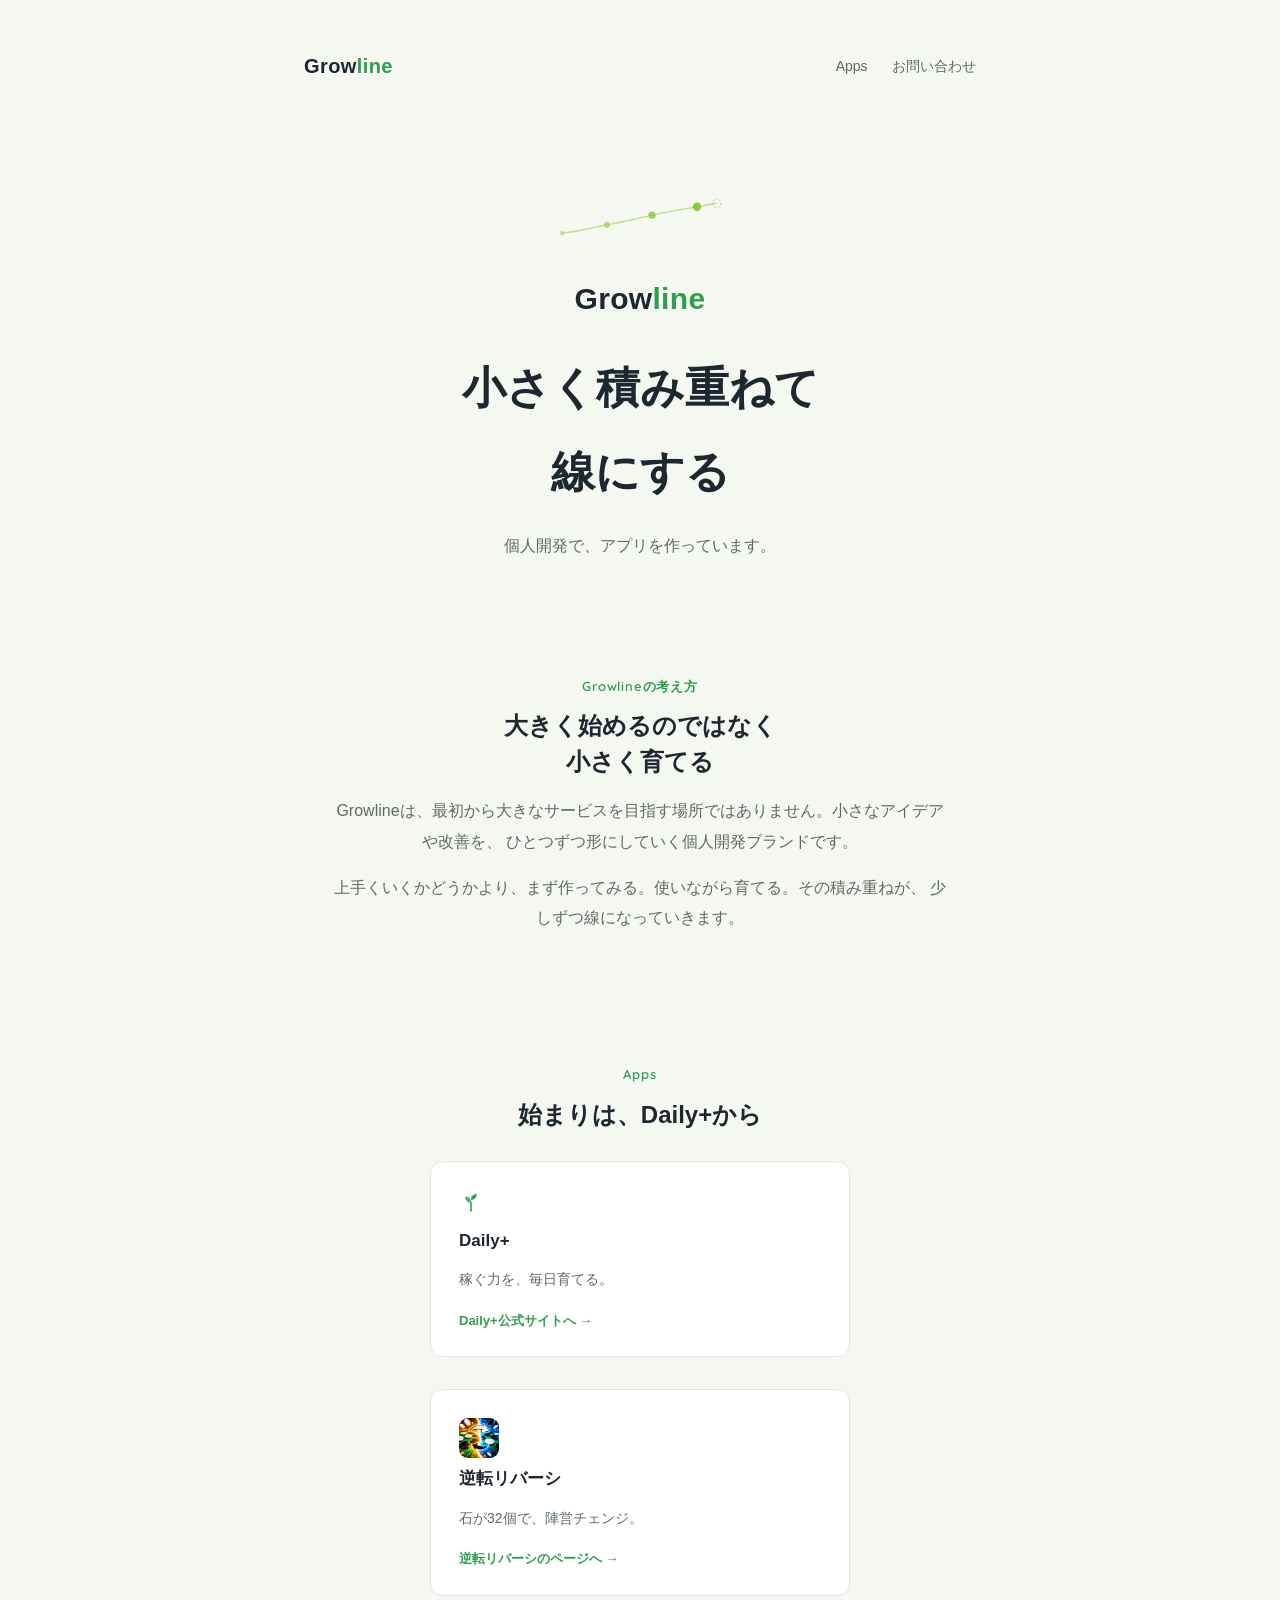
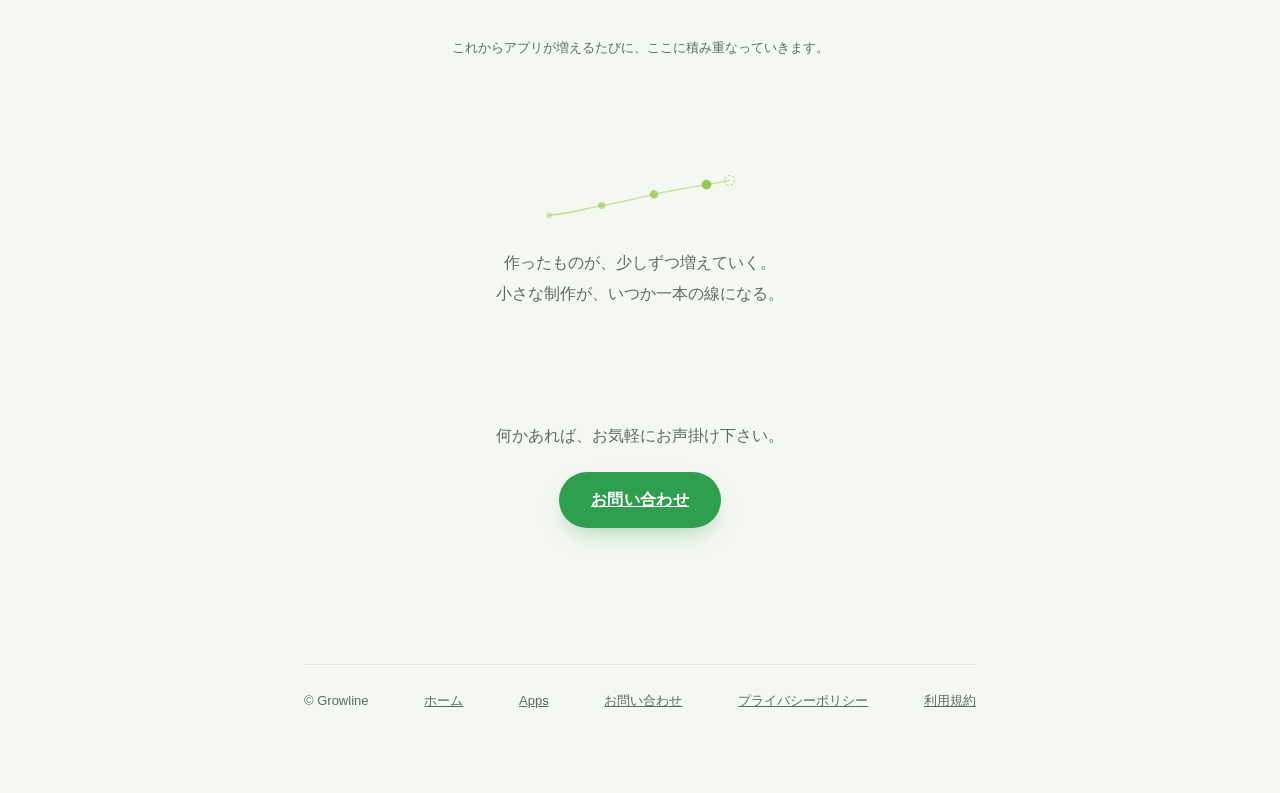
<file: index.html>
<!doctype html>
<html lang="ja">
<head>
<!-- Google tag (gtag.js) -->
<script async src="https://www.googletagmanager.com/gtag/js?id=G-E14W9MTELS"></script>
<script>
  window.dataLayer = window.dataLayer || [];
  function gtag(){dataLayer.push(arguments);}
  gtag('js', new Date());

  gtag('config', 'G-E14W9MTELS');
</script>
<meta charset="utf-8">
<meta name="viewport" content="width=device-width, initial-scale=1">
<title>Growline</title>
<meta name="description" content="小さく積み重ねて、線にする。Growlineは、小さなアイデアや制作を積み重ねながら育てていく個人開発ブランドです。">
<link rel="icon" href="./assets/favicon.png">
<link rel="stylesheet" href="./assets/css/style.css">
</head>
<body>

<svg style="display:none" aria-hidden="true">
  <symbol id="icon-sprout" viewBox="0 0 24 24" fill="none">
    <path d="M12 21V12.5" stroke="currentColor" stroke-width="1.6" stroke-linecap="round"/>
    <path d="M12 13C12 13 6.2 12.6 6.2 6.6C6.2 6.6 12 6.1 12 13Z" fill="currentColor" opacity="0.85"/>
    <path d="M12 10.2C12 10.2 17.8 9.7 17.8 4C17.8 4 12 3.5 12 10.2Z" fill="currentColor"/>
  </symbol>
  <symbol id="icon-growthline" viewBox="0 0 300 80" fill="none">
    <path d="M20 62 C 60 58, 70 52, 95 48 C 120 44, 145 38, 170 32 C 195 26, 220 22, 245 18 C 258 16, 268 14, 278 12"
      stroke="currentColor" stroke-width="2" stroke-linecap="round" opacity="0.55"/>
    <circle cx="20" cy="62" r="4" fill="currentColor" opacity="0.4"/>
    <circle cx="95" cy="48" r="5" fill="currentColor" opacity="0.6"/>
    <circle cx="170" cy="32" r="6" fill="currentColor" opacity="0.8"/>
    <circle cx="245" cy="18" r="7" fill="currentColor"/>
    <circle cx="278" cy="12" r="7" fill="none" stroke="currentColor" stroke-width="1.6" stroke-dasharray="3 3" opacity="0.7"/>
  </symbol>
</svg>

<div class="wrap">
  <header class="site-header">
    <a class="logo" href="./">Grow<span>line</span></a>
    <nav class="site-nav">
      <a href="#apps">Apps</a>
      <a href="./contact/">お問い合わせ</a>
    </nav>
  </header>

  <main class="landing">

    <!-- Hero -->
    <section class="gl-hero">
      <div class="gl-hero-glyph" aria-hidden="true">
        <svg aria-hidden="true"><use href="#icon-growthline"></use></svg>
      </div>
      <h1 class="gl-hero-name">Grow<span>line</span></h1>
      <p class="gl-hero-tagline">小さく積み重ねて<br>線にする</p>
      <p class="gl-hero-sub">個人開発で、アプリを作っています。</p>
    </section>

    <!-- Growlineの考え方 -->
    <section class="story reveal">
      <div class="section-inner" style="text-align:center;">
        <p class="eyebrow">Growlineの考え方</p>
        <h2>大きく始めるのではなく<br>小さく育てる</h2>
        <p>
          Growlineは、最初から大きなサービスを目指す場所ではありません。小さなアイデアや改善を、
          ひとつずつ形にしていく個人開発ブランドです。
        </p>
        <p>
          上手くいくかどうかより、まず作ってみる。使いながら育てる。その積み重ねが、
          少しずつ線になっていきます。
        </p>
      </div>
    </section>

    <!-- Apps -->
    <section class="gl-apps reveal" id="apps">
      <div class="section-inner" style="max-width:var(--width-landing); text-align:center;">
        <p class="eyebrow">Apps</p>
        <h2>始まりは、Daily+から</h2>
        <div class="gl-app-grid">
          <a class="app-card gl-app-card" href="./apps/daily-plus/">
            <svg class="icon-sprout" aria-hidden="true"><use href="#icon-sprout"></use></svg>
            <div class="app-name">Daily+</div>
            <p class="app-desc">稼ぐ力を、毎日育てる。</p>
            <span class="gl-app-link">Daily+公式サイトへ &rarr;</span>
          </a>
          <a class="app-card gl-app-card" href="./apps/reverse-reversi/">
            <img src="./apps/reverse-reversi/assets/icon.png" alt="" width="40" height="40" style="border-radius:9px;">
            <div class="app-name">逆転リバーシ</div>
            <p class="app-desc">石が32個で、陣営チェンジ。</p>
            <span class="gl-app-link">逆転リバーシのページへ &rarr;</span>
          </a>
        </div>
        <p class="gl-apps-note">これからアプリが増えるたびに、ここに積み重なっていきます。</p>
      </div>
    </section>

    <!-- 積み重ね -->
    <section class="gl-growth reveal">
      <div class="section-inner" style="text-align:center;">
        <div class="gl-growth-glyph" aria-hidden="true">
          <svg aria-hidden="true"><use href="#icon-growthline"></use></svg>
        </div>
        <p class="gl-growth-caption">
          作ったものが、少しずつ増えていく。<br>
          小さな制作が、いつか一本の線になる。
        </p>
      </div>
    </section>

    <!-- Contact -->
    <section class="cta-final reveal">
      <p>何かあれば、お気軽にお声掛け下さい。</p>
      <a class="btn-primary" href="./contact/">お問い合わせ</a>
    </section>

  </main>

  <footer class="site-footer">
    <span>&copy; Growline</span>
    <a href="./">ホーム</a>
    <a href="#apps">Apps</a>
    <a href="./contact/">お問い合わせ</a>
    <a href="./apps/daily-plus/privacy/">プライバシーポリシー</a>
    <a href="./apps/daily-plus/terms/">利用規約</a>
  </footer>
</div>

<script src="./assets/js/reveal.js" defer></script>
</body>
</html>
</file>
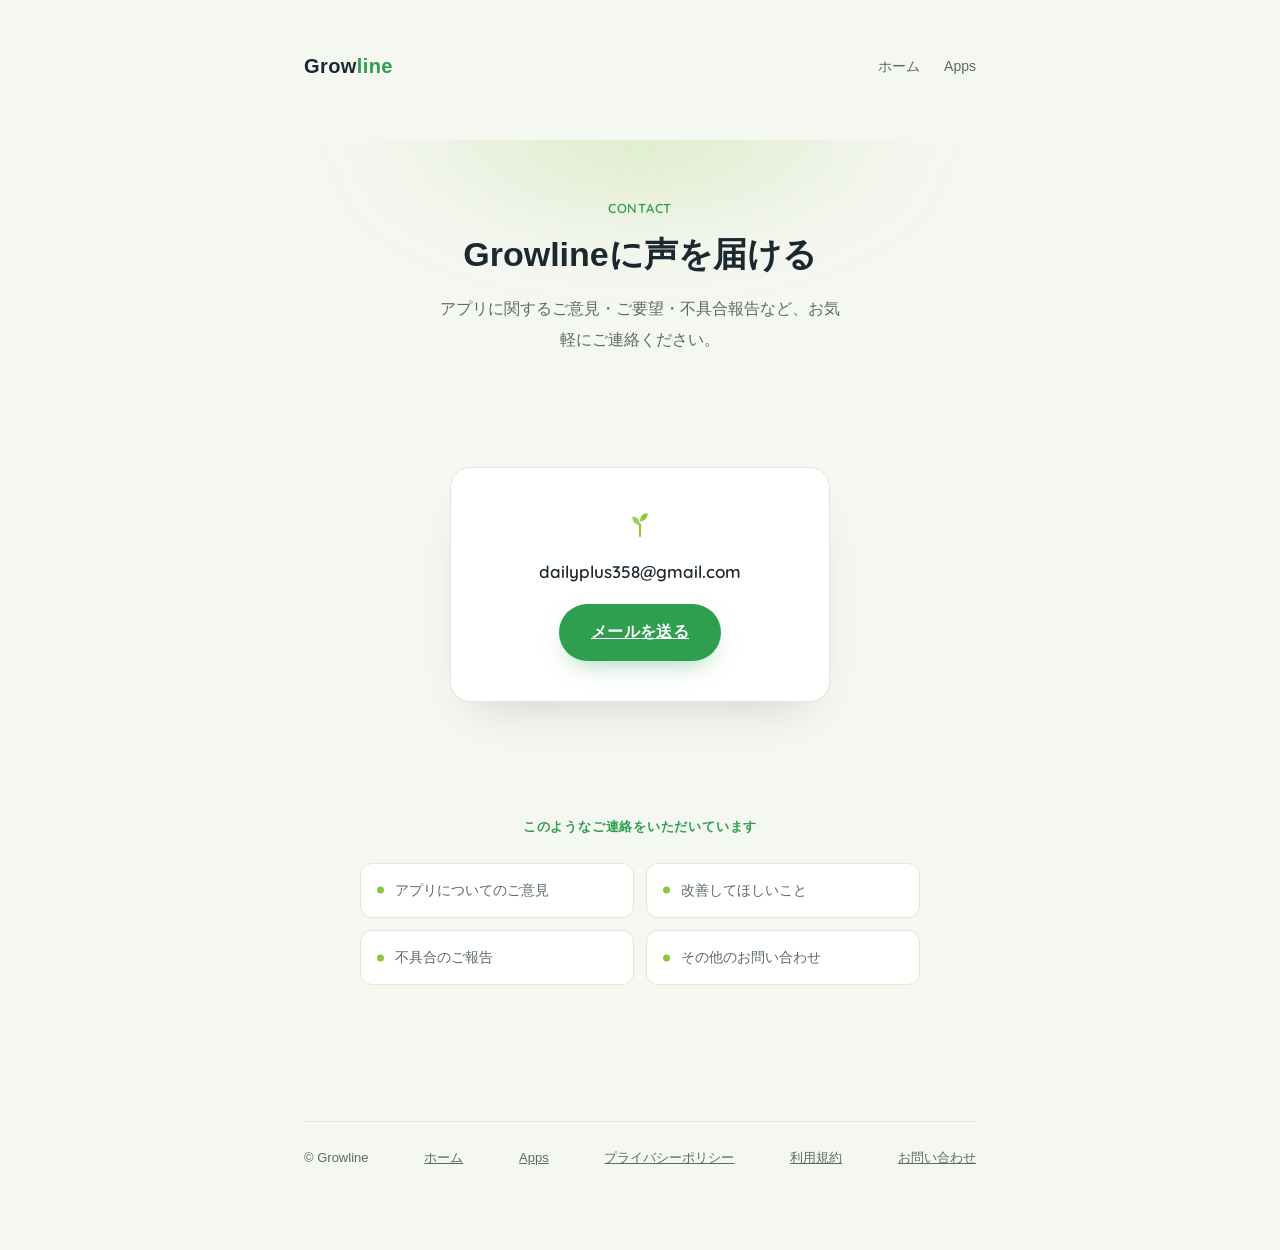
<file: contact/index.html>
<!doctype html>
<html lang="ja">
<head>
<!-- Google tag (gtag.js) -->
<script async src="https://www.googletagmanager.com/gtag/js?id=G-E14W9MTELS"></script>
<script>
  window.dataLayer = window.dataLayer || [];
  function gtag(){dataLayer.push(arguments);}
  gtag('js', new Date());

  gtag('config', 'G-E14W9MTELS');
</script>
<meta charset="utf-8">
<meta name="viewport" content="width=device-width, initial-scale=1">
<title>Contact | Growline</title>
<meta name="description" content="Growlineへのお問い合わせ">
<link rel="icon" href="../assets/favicon.png">
<link rel="stylesheet" href="../assets/css/style.css">
</head>
<body>

<svg style="display:none" aria-hidden="true">
  <symbol id="icon-sprout" viewBox="0 0 24 24" fill="none">
    <path d="M12 21V12.5" stroke="currentColor" stroke-width="1.6" stroke-linecap="round"/>
    <path d="M12 13C12 13 6.2 12.6 6.2 6.6C6.2 6.6 12 6.1 12 13Z" fill="currentColor" opacity="0.85"/>
    <path d="M12 10.2C12 10.2 17.8 9.7 17.8 4C17.8 4 12 3.5 12 10.2Z" fill="currentColor"/>
  </symbol>
</svg>

<div class="wrap">
  <header class="site-header">
    <a class="logo" href="../">Grow<span>line</span></a>
    <nav class="site-nav">
      <a href="../">ホーム</a>
      <a href="../#apps">Apps</a>
    </nav>
  </header>

  <main class="landing contact-page">
    <section class="contact-hero reveal">
      <div class="contact-hero-bg" aria-hidden="true"></div>
      <p class="eyebrow">CONTACT</p>
      <h1>Growlineに<br class="mobile-only">声を届ける</h1>
      <p class="contact-lede">アプリに関するご意見・ご要望・不具合報告など、お気軽にご連絡ください。</p>
    </section>

    <section class="contact-card-section reveal">
      <div class="contact-card">
        <svg class="icon-sprout" aria-hidden="true"><use href="#icon-sprout"></use></svg>
        <p class="contact-card-email">dailyplus358@gmail.com</p>
        <a class="btn-primary" href="mailto:dailyplus358@gmail.com">メールを送る</a>
      </div>
    </section>

    <section class="contact-examples reveal">
      <p class="eyebrow" style="text-align:center;">このようなご連絡をいただいています</p>
      <ul class="example-list">
        <li>アプリについてのご意見</li>
        <li>改善してほしいこと</li>
        <li>不具合のご報告</li>
        <li>その他のお問い合わせ</li>
      </ul>
    </section>
  </main>

  <footer class="site-footer">
    <span>&copy; Growline</span>
    <a href="../">ホーム</a>
    <a href="../#apps">Apps</a>
    <a href="../apps/daily-plus/privacy/">プライバシーポリシー</a>
    <a href="../apps/daily-plus/terms/">利用規約</a>
    <a href="./">お問い合わせ</a>
  </footer>
</div>

<script src="../assets/js/reveal.js" defer></script>
</body>
</html>
</file>
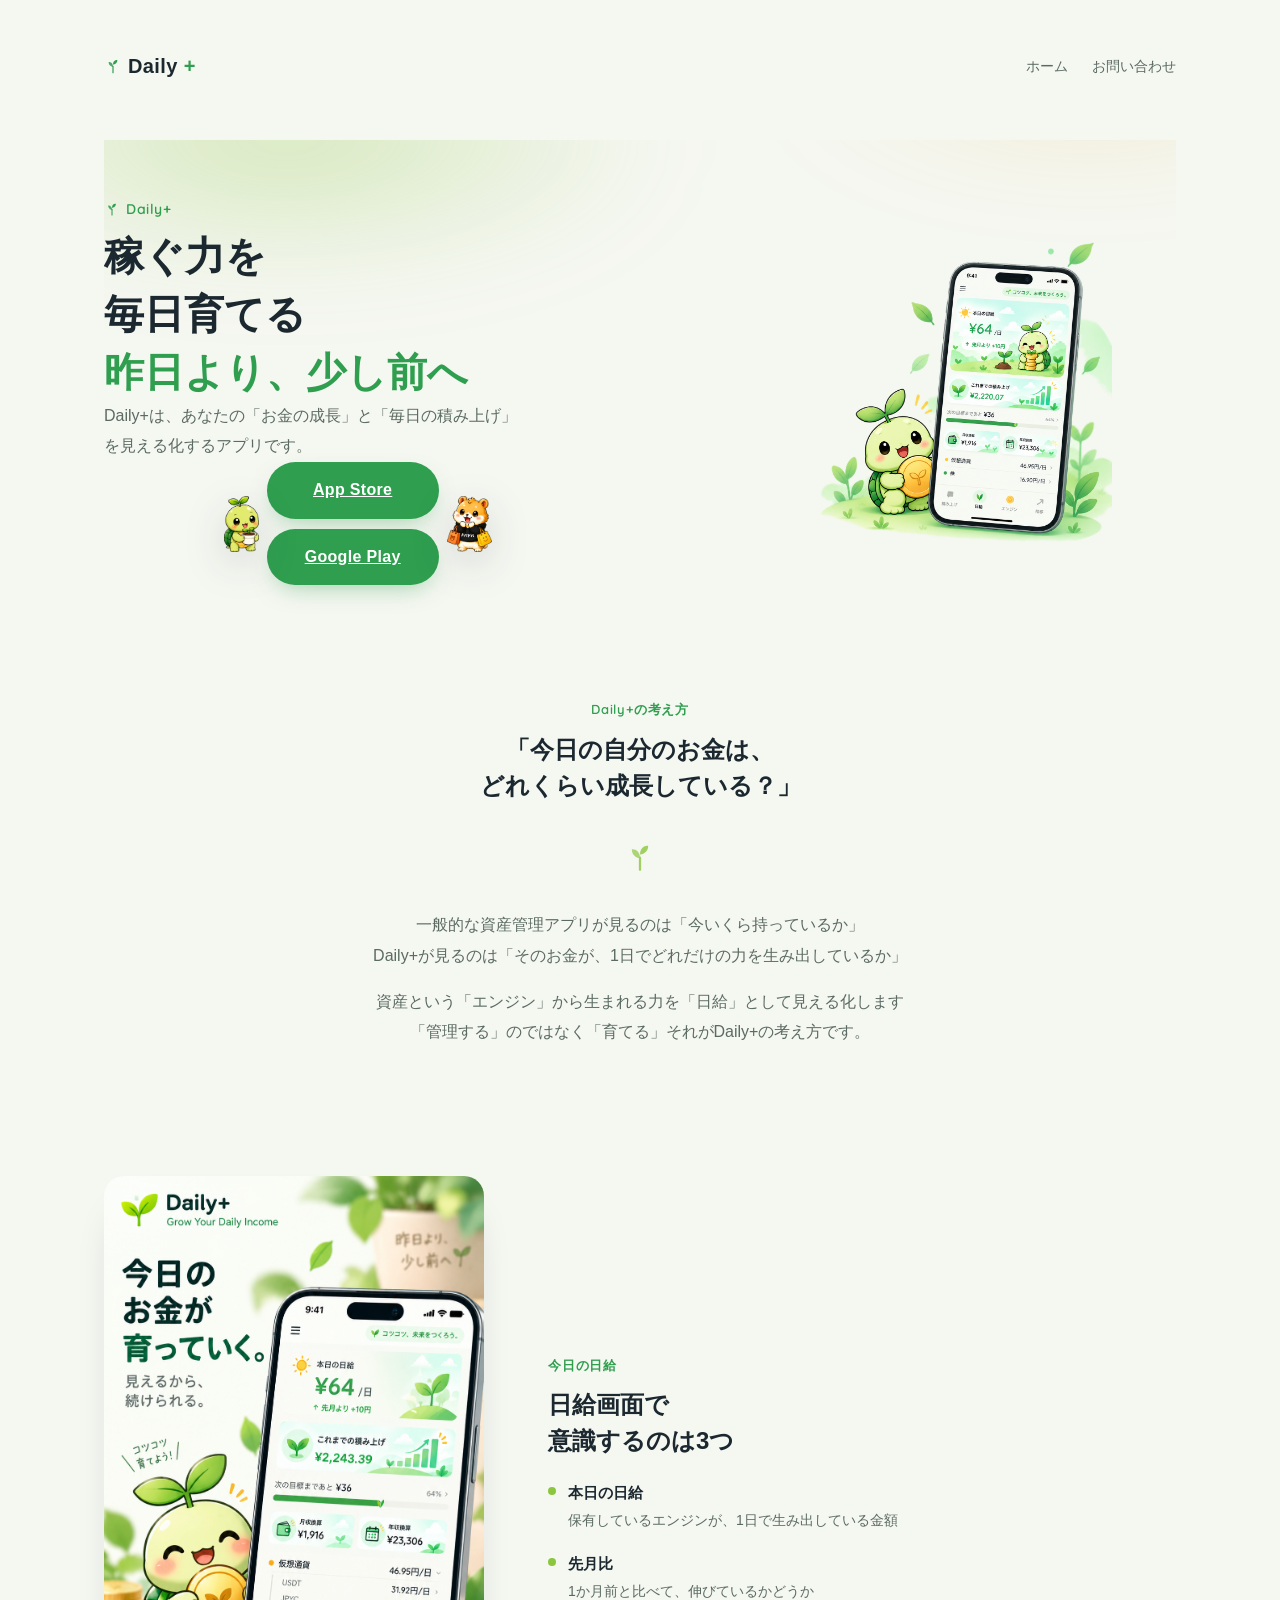
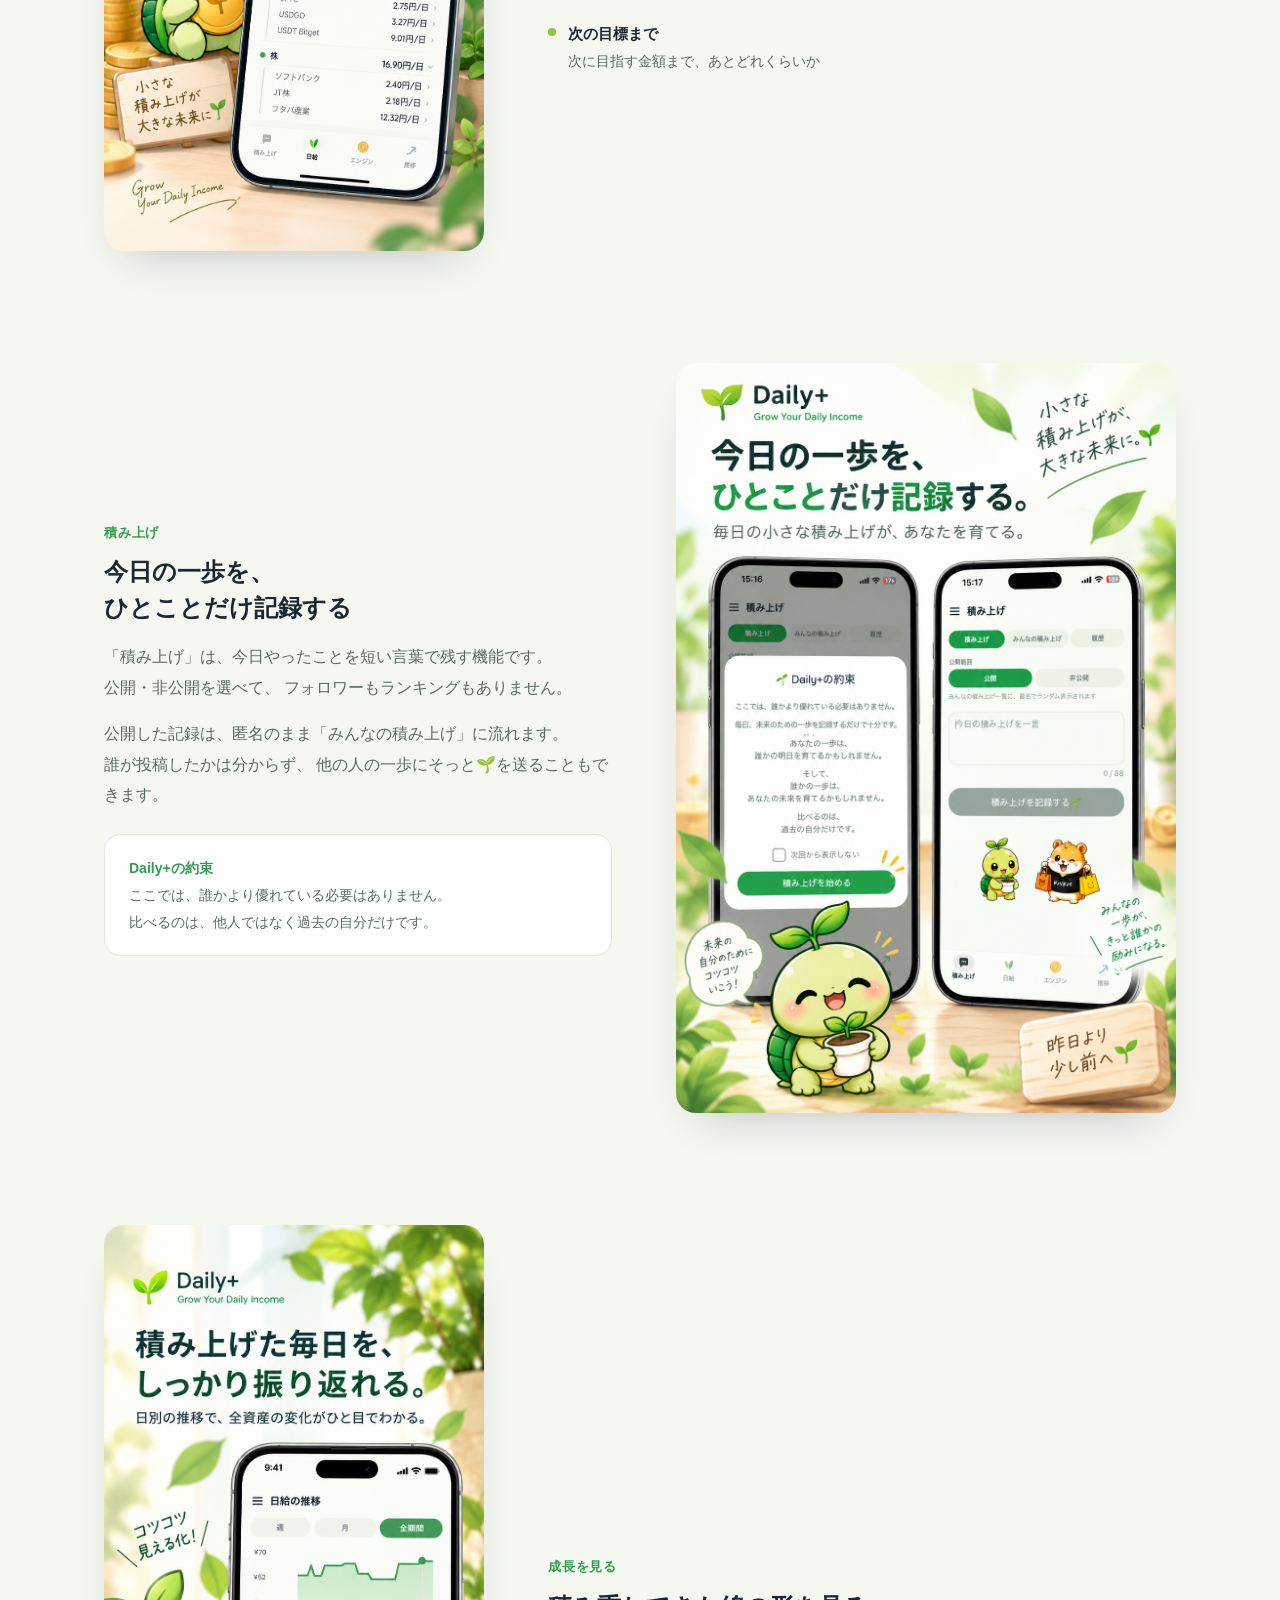
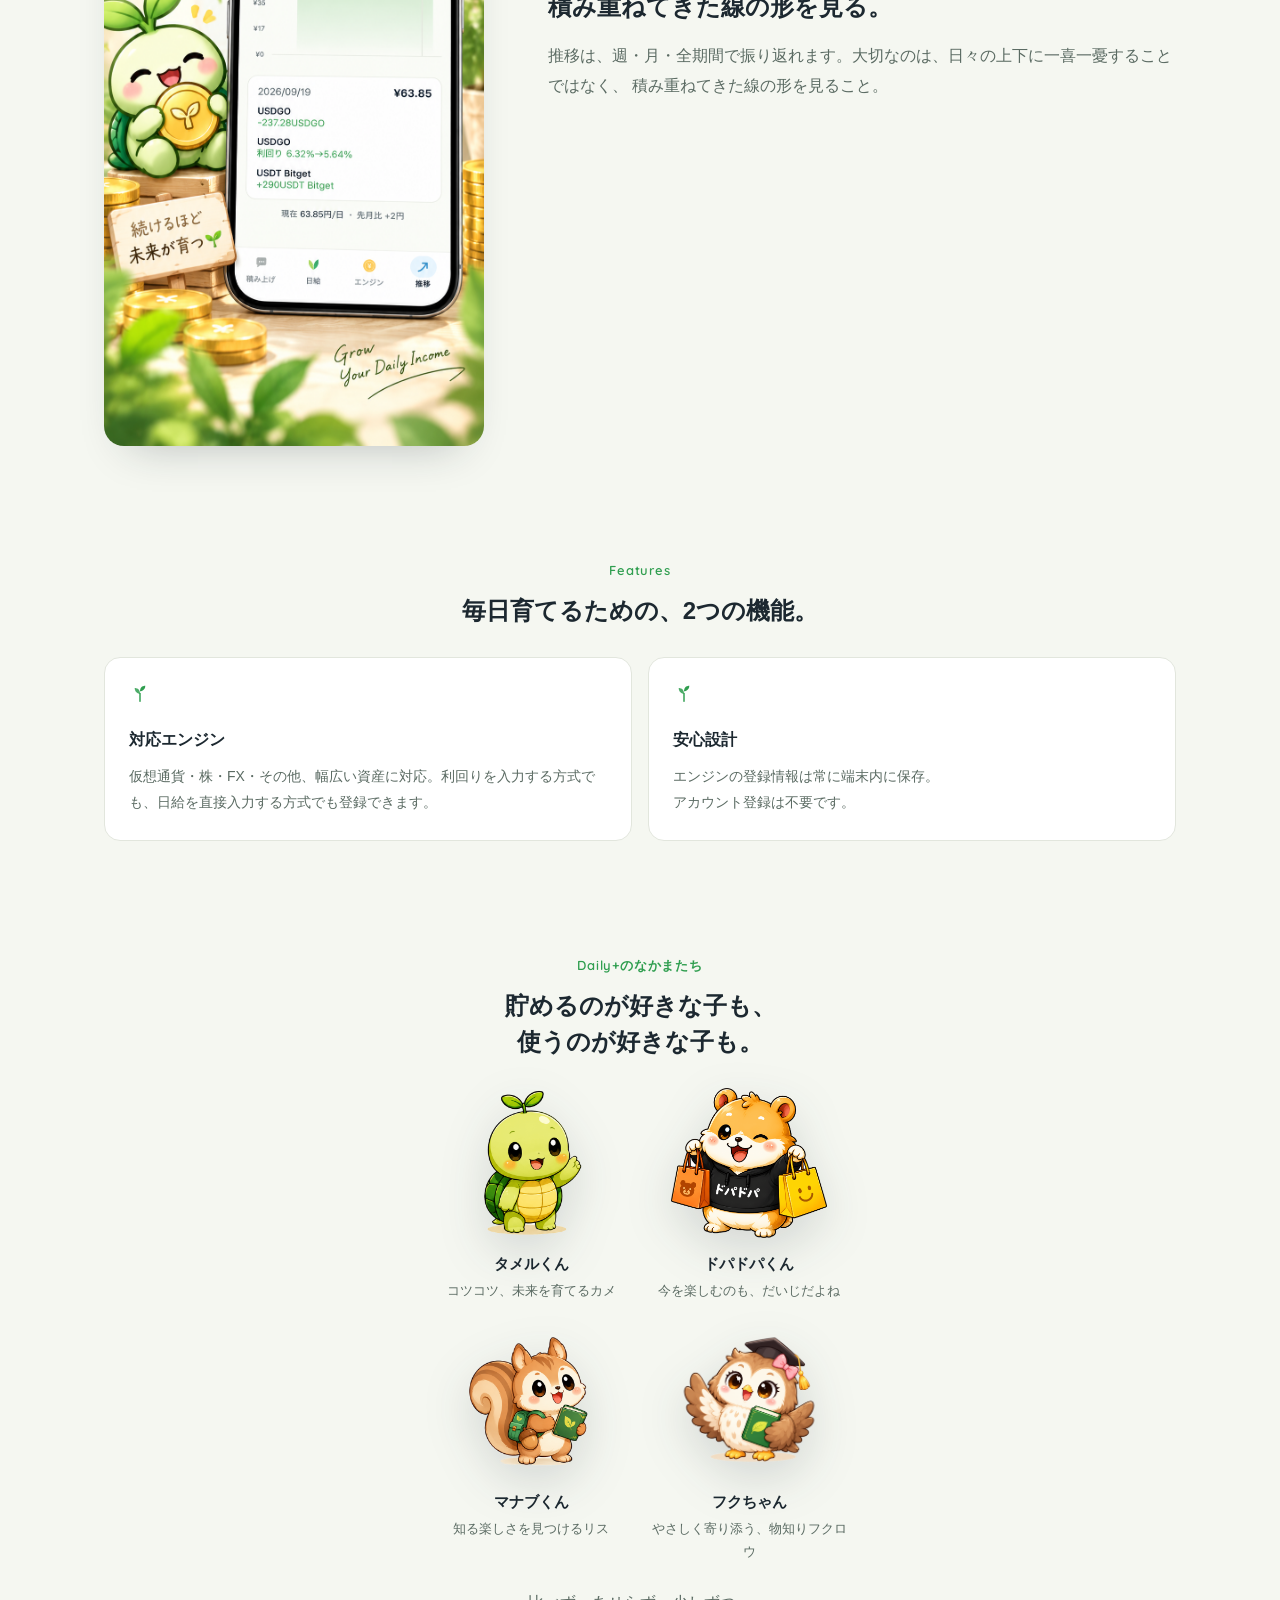
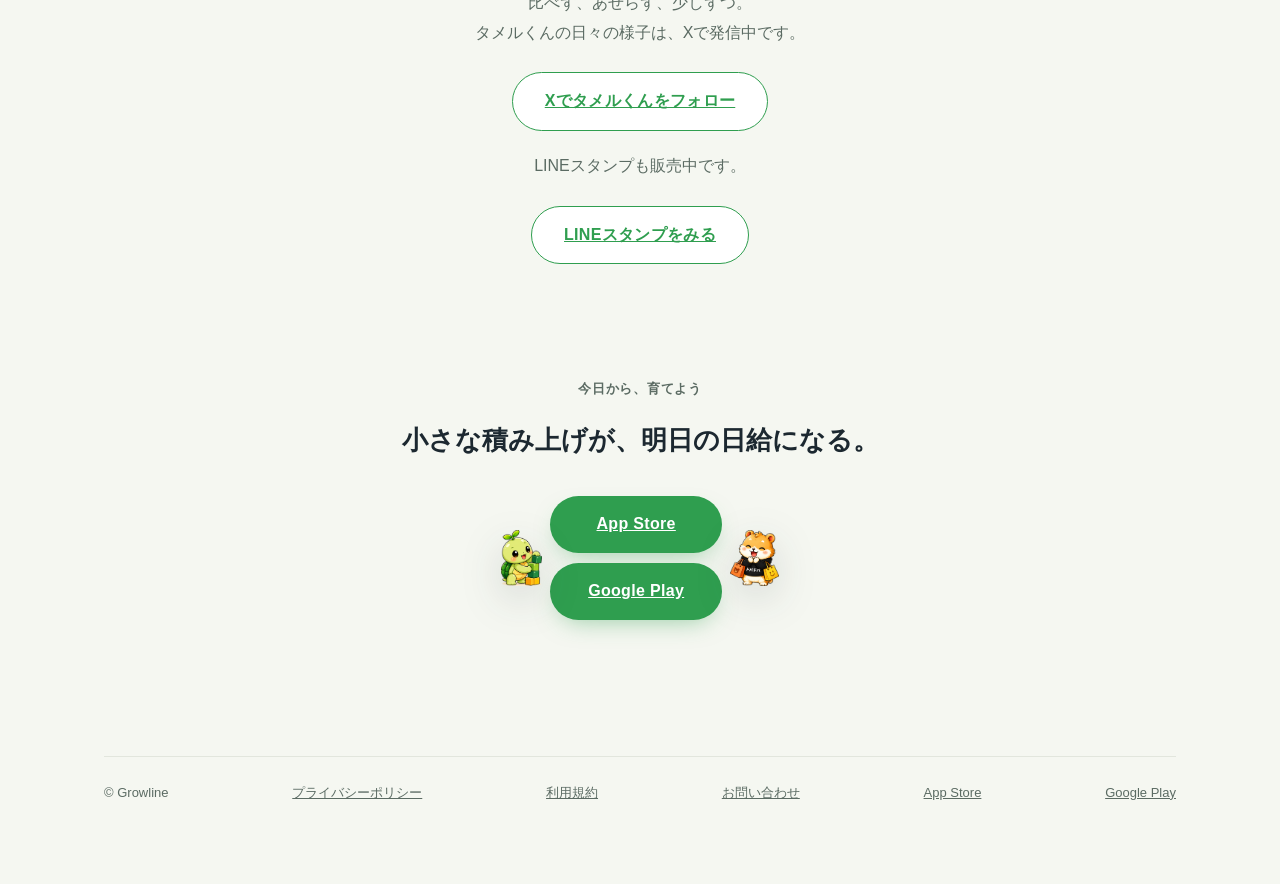
<file: apps/daily-plus/index.html>
<!doctype html>
<html lang="ja">
<head>
<!-- Google tag (gtag.js) -->
<script async src="https://www.googletagmanager.com/gtag/js?id=G-E14W9MTELS"></script>
<script>
  window.dataLayer = window.dataLayer || [];
  function gtag(){dataLayer.push(arguments);}
  gtag('js', new Date());

  gtag('config', 'G-E14W9MTELS');
</script>
<meta charset="utf-8">
<meta name="viewport" content="width=device-width, initial-scale=1">
<title>Daily+ | Growline</title>
<meta name="description" content="「今いくら持っているか」ではなく、「稼ぐ力」を毎日育てるお金アプリ Daily+。資産という名のエンジンが生み出す「今日の日給」を、毎日見える化します。">
<link rel="icon" href="../../assets/favicon.png">
<link rel="stylesheet" href="../../assets/css/style.css">
</head>
<body>

<svg style="display:none" aria-hidden="true">
  <symbol id="icon-sprout" viewBox="0 0 24 24" fill="none">
    <path d="M12 21V12.5" stroke="currentColor" stroke-width="1.6" stroke-linecap="round"/>
    <path d="M12 13C12 13 6.2 12.6 6.2 6.6C6.2 6.6 12 6.1 12 13Z" fill="currentColor" opacity="0.85"/>
    <path d="M12 10.2C12 10.2 17.8 9.7 17.8 4C17.8 4 12 3.5 12 10.2Z" fill="currentColor"/>
  </symbol>
</svg>

<div class="wrap wrap--wide">
  <header class="site-header">
    <a class="logo logo-daily" href="./">
      <svg class="icon-sprout" aria-hidden="true"><use href="#icon-sprout"></use></svg>
      Daily<span>+</span>
    </a>
    <nav class="site-nav">
      <a href="../../">ホーム</a>
      <a href="../../contact/">お問い合わせ</a>
    </nav>
  </header>

  <main class="landing">

    <!-- 1. Hero -->
    <section class="hero">
      <div class="hero-bg" aria-hidden="true"></div>

      <div class="hero-copy">
        <p class="hero-eyebrow">
          <svg class="icon-sprout" aria-hidden="true"><use href="#icon-sprout"></use></svg>
          Daily+
        </p>
        <h1 class="hero-title">稼ぐ力を<br>毎日育てる<br><span class="hero-title-accent">昨日より、少し前へ</span></h1>
        <p class="hero-sub">Daily+は、あなたの「お金の成長」と「毎日の積み上げ」を見える化するアプリです。</p>
        <div class="hero-cta-flanked">
          <img class="hero-mascot" src="./assets/tameru-hero.png" alt="タメルくん" width="62" height="100" loading="lazy">
          <div class="hero-cta">
            <a class="btn-primary" href="https://apps.apple.com/jp/app/daily/id6795846940" target="_blank" rel="noopener">App Store</a>
            <a class="btn-primary" href="https://play.google.com/store/apps/details?id=com.growline.dailyplus" target="_blank" rel="noopener">Google Play</a>
          </div>
          <img class="hero-mascot" src="./assets/dopadopa-hero.png" alt="ドパドパくん" width="81" height="100" loading="lazy">
        </div>
      </div>

      <div class="hero-visual">
        <img
          class="hero-mockup"
          src="./assets/hero-mockup.png"
          alt="タメルくんと、Daily+のホーム画面(日給・これまでの積み上げ・月収年収換算・エンジン内訳が表示されたスマートフォンのイラスト)"
          width="1374"
          height="1145"
          loading="lazy"
        >
      </div>
    </section>

    <!-- 2. Daily+の考え方 -->
    <section class="story reveal">
      <div class="section-inner" style="text-align:center;">
        <p class="eyebrow">Daily+の考え方</p>
        <h2>「今日の自分のお金は、<br>どれくらい成長している？」</h2>
        <div class="story-glyph" aria-hidden="true">
          <svg class="icon-sprout" aria-hidden="true"><use href="#icon-sprout"></use></svg>
        </div>
        <p>
          一般的な資産管理アプリが見るのは<br class="mobile-only">「今いくら持っているか」<br>
          Daily+が見るのは<br class="mobile-only">「そのお金が、1日でどれだけの<br class="mobile-only">力を生み出しているか」
        </p>
        <p>
          資産という「エンジン」から生まれる力を<br class="mobile-only">「日給」として見える化します<br>
          「管理する」のではなく「育てる」<br class="mobile-only">それがDaily+の考え方です。
        </p>
      </div>
    </section>

    <!-- 3. 今日の日給 -->
    <section class="metric-explain reveal">
      <div class="section-inner" style="max-width:var(--width-landing);">
        <div class="split">
          <div class="split-visual split-visual--illustrated">
            <img src="./assets/preview-home-hero.png" alt="タメルくんと、Daily+のホーム画面(本日の日給・これまでの積み上げ・月収年収換算・エンジン内訳が表示されたスマートフォンのイラスト)" loading="lazy" width="941" height="1672">
          </div>
          <div class="split-body">
            <p class="eyebrow">今日の日給</p>
            <h2>日給画面で<br>意識するのは3つ</h2>
            <ul class="metric-list">
              <li><strong>本日の日給</strong>保有しているエンジンが、1日で生み出している金額</li>
              <li><strong>先月比</strong>1か月前と比べて、伸びているかどうか</li>
              <li><strong>次の目標まで</strong>次に目指す金額まで、あとどれくらいか</li>
            </ul>
          </div>
        </div>
      </div>
    </section>

    <!-- 4. 積み上げ -->
    <section class="metric-explain reveal">
      <div class="section-inner" style="max-width:var(--width-landing);">
        <div class="split split-reverse">
          <div class="split-visual split-visual--illustrated split-visual--duo">
            <img src="./assets/preview-stack-hero.png" alt="タメルくんと、Daily+の「積み上げ」「みんなの積み上げ」画面(今日の一歩をひとこと記録する様子と、Daily+の約束が表示されたスマートフォン2台のイラスト)" loading="lazy" width="1024" height="1536">
          </div>
          <div class="split-body">
            <p class="eyebrow">積み上げ</p>
            <h2>今日の一歩を、<br>ひとことだけ記録する</h2>
            <p>
              「積み上げ」は、今日やったことを短い言葉で残す機能です。<br class="desktop-only">
              公開・非公開を選べて、 フォロワーもランキングもありません。
            </p>
            <p>
              公開した記録は、匿名のまま「みんなの積み上げ」に流れます。<br class="desktop-only">
              誰が投稿したかは分からず、 他の人の一歩にそっと🌱を送ることもできます。
            </p>
            <div class="promise-card">
              <strong>Daily+の約束</strong><br>
              ここでは、誰かより優れている必要はありません。<br>
              比べるのは、他人ではなく過去の自分だけです。
            </div>
          </div>
        </div>
      </div>
    </section>

    <!-- 5. 成長を見る -->
    <section class="growth reveal">
      <div class="section-inner" style="max-width:var(--width-landing);">
        <div class="split">
          <div class="split-visual split-visual--illustrated">
            <img src="./assets/preview-trend-hero.png" alt="タメルくんと、Daily+の推移画面(日給の推移グラフと、日ごとの変化の記録が表示されたスマートフォンのイラスト)" loading="lazy" width="853" height="1844">
          </div>
          <div class="split-body">
            <p class="eyebrow">成長を見る</p>
            <h2>積み重ねてきた線の形を見る。</h2>
            <p>
              推移は、週・月・全期間で振り返れます。大切なのは、日々の上下に一喜一憂することではなく、
              積み重ねてきた線の形を見ること。
            </p>
          </div>
        </div>
      </div>
    </section>

    <!-- 6. Features -->
    <section class="features reveal">
      <div class="section-inner">
        <p class="eyebrow">Features</p>
        <h2>毎日育てるための、2つの機能。</h2>
        <div class="feature-grid">
          <div class="feature-card">
            <svg class="icon-sprout" aria-hidden="true"><use href="#icon-sprout"></use></svg>
            <h3>対応エンジン</h3>
            <p>仮想通貨・株・FX・その他、幅広い資産に対応。利回りを入力する方式でも、日給を直接入力する方式でも登録できます。</p>
          </div>
          <div class="feature-card">
            <svg class="icon-sprout" aria-hidden="true"><use href="#icon-sprout"></use></svg>
            <h3>安心設計</h3>
            <p>エンジンの登録情報は常に端末内に保存。<br>アカウント登録は不要です。</p>
          </div>
        </div>
      </div>
    </section>

    <!-- 7. タメルくん&ドパドパくん&マナブくん&フクちゃん / SNS -->
    <section class="mascot reveal">
      <div class="section-inner" style="text-align:center;">
        <p class="eyebrow">Daily+のなかまたち</p>
        <h2>貯めるのが好きな子も、<br>使うのが好きな子も。</h2>
        <div class="mascot-duo">
          <div class="mascot-card">
            <img class="mascot-img" src="./assets/tameru-full.png" alt="Daily+のマスコットキャラクター、タメルくん。コツコツ積み上げるのが得意なカメの男の子" width="180" height="228" loading="lazy">
            <strong>タメルくん</strong>
            <span>コツコツ、未来を育てるカメ</span>
          </div>
          <div class="mascot-card">
            <img class="mascot-img" src="./assets/dopadopa-full.png" alt="Daily+のマスコットキャラクター、ドパドパくん。楽しむことが大好きなムードメーカー" width="180" height="174" loading="lazy">
            <strong>ドパドパくん</strong>
            <span>今を楽しむのも、だいじだよね</span>
          </div>
          <div class="mascot-card">
            <img class="mascot-img" src="./assets/manabu-full-v2.png" alt="Daily+のマスコットキャラクター、マナブくん。好奇心旺盛で知ることが好きなリスの男の子" width="180" height="180" loading="lazy">
            <strong>マナブくん</strong>
            <span>知る楽しさを見つけるリス</span>
          </div>
          <div class="mascot-card">
            <img class="mascot-img" src="./assets/fuku-full-v2.png" alt="Daily+のマスコットキャラクター、フクちゃん。やさしくて物知りなフクロウの女の子" width="180" height="180" loading="lazy">
            <strong>フクちゃん</strong>
            <span>やさしく寄り添う、物知りフクロウ</span>
          </div>
        </div>
        <p>
          比べず、あせらず、少しずつ。<br>
          タメルくんの日々の様子は、Xで発信中です。
        </p>
        <a class="btn-secondary" href="https://x.com/dailyplus_jp" target="_blank" rel="noopener">Xでタメルくんをフォロー</a>
        <p style="margin-top:20px;">
          LINEスタンプも販売中です。
        </p>
        <a class="btn-secondary" href="https://line.me/S/sticker/36974174?_from=lcm" target="_blank" rel="noopener">LINEスタンプをみる</a>
      </div>
    </section>

    <!-- 8. CTA -->
    <section class="cta-final reveal" id="cta-final">
      <p class="eyebrow">今日から、育てよう</p>
      <h2>小さな積み上げが、<br class="mobile-only">明日の日給になる。</h2>
      <div class="hero-cta-flanked">
        <img class="hero-mascot" src="./assets/tameru-final.png" alt="タメルくん" width="73" height="100" loading="lazy">
        <div class="hero-cta">
          <a class="btn-primary" href="https://apps.apple.com/jp/app/daily/id6795846940" target="_blank" rel="noopener">App Store</a>
          <a class="btn-primary" href="https://play.google.com/store/apps/details?id=com.growline.dailyplus" target="_blank" rel="noopener">Google Play</a>
        </div>
        <img class="hero-mascot" src="./assets/dopadopa-final.png" alt="ドパドパくん" width="87" height="100" loading="lazy">
      </div>
    </section>

  </main>

  <footer class="site-footer">
    <span>&copy; Growline</span>
    <a href="./privacy/">プライバシーポリシー</a>
    <a href="./terms/">利用規約</a>
    <a href="../../contact/">お問い合わせ</a>
    <a href="https://apps.apple.com/jp/app/daily/id6795846940" target="_blank" rel="noopener">App Store</a>
    <a href="https://play.google.com/store/apps/details?id=com.growline.dailyplus" target="_blank" rel="noopener">Google Play</a>
  </footer>
</div>

<script src="../../assets/js/reveal.js" defer></script>
</body>
</html>
</file>
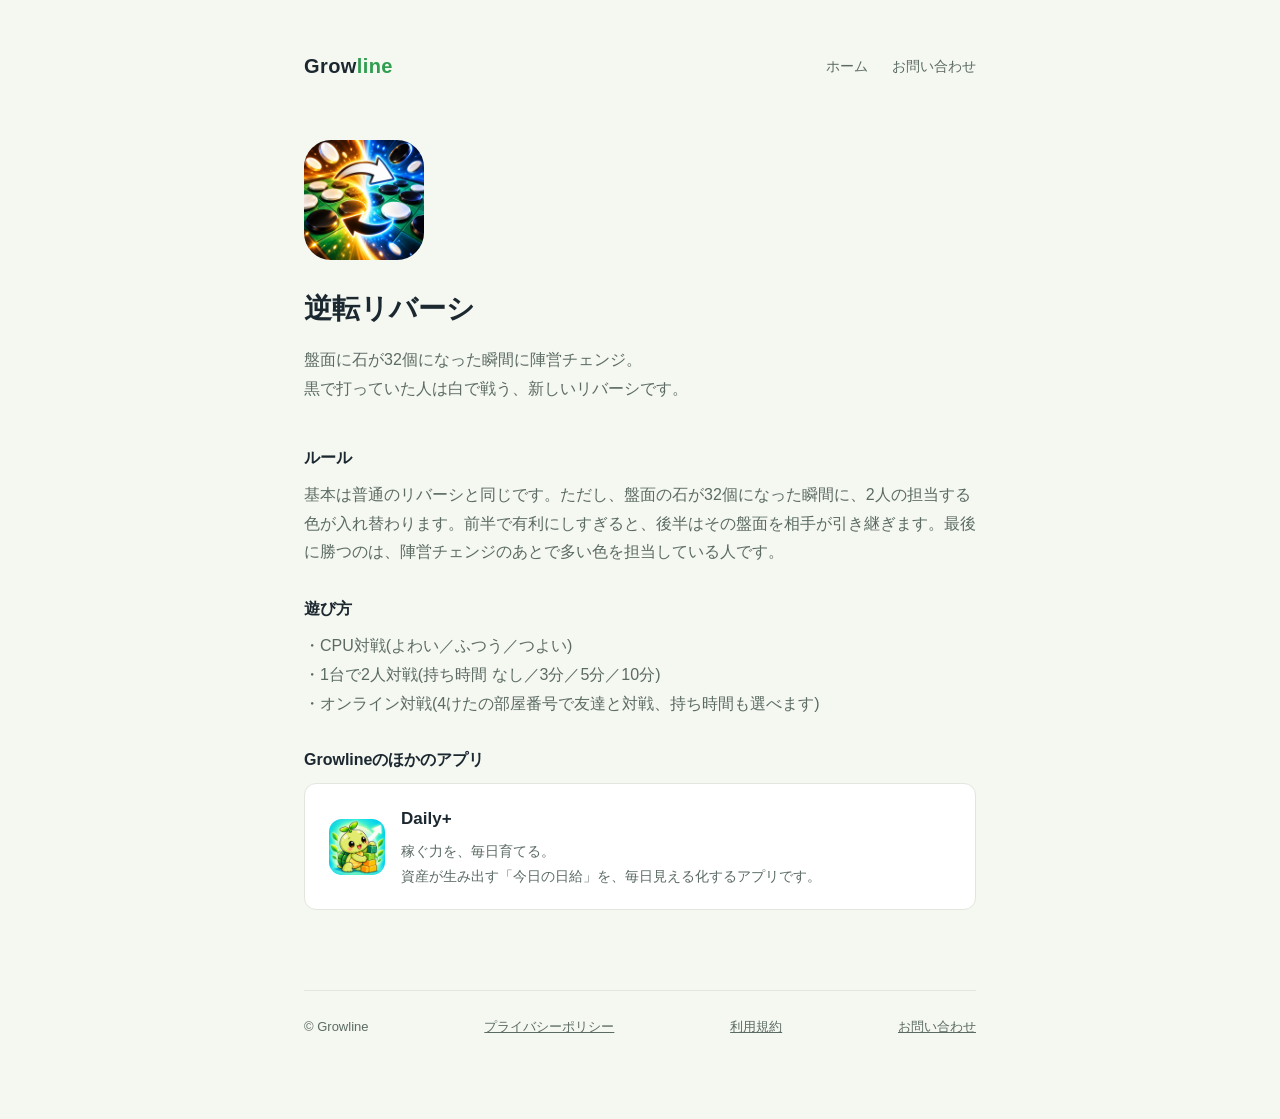
<file: apps/reverse-reversi/index.html>
<!doctype html>
<html lang="ja">
<head>
<!-- Google tag (gtag.js) -->
<script async src="https://www.googletagmanager.com/gtag/js?id=G-E14W9MTELS"></script>
<script>
  window.dataLayer = window.dataLayer || [];
  function gtag(){dataLayer.push(arguments);}
  gtag('js', new Date());

  gtag('config', 'G-E14W9MTELS');
</script>
<meta charset="utf-8">
<meta name="viewport" content="width=device-width, initial-scale=1">
<title>逆転リバーシ | Growline</title>
<meta name="description" content="盤面に石が32個になった瞬間に陣営チェンジ。黒で打っていた人は白で戦う、新しいリバーシ。">
<link rel="icon" href="./assets/icon.png">
<link rel="stylesheet" href="../../assets/css/style.css">
</head>
<body>
<div class="wrap">
  <header class="site-header">
    <a class="logo" href="../../">Grow<span>line</span></a>
    <nav class="site-nav">
      <a href="../../">ホーム</a>
      <a href="../../contact/">お問い合わせ</a>
    </nav>
  </header>

  <main class="legal">
    <img src="./assets/icon.png" alt="逆転リバーシのアイコン" width="120" height="120" style="border-radius:27px;display:block;margin:0 0 24px;">
    <h1>逆転リバーシ</h1>
    <p class="lede">盤面に石が32個になった瞬間に陣営チェンジ。<br>黒で打っていた人は白で戦う、新しいリバーシです。</p>

    <section>
      <h2>ルール</h2>
      <p>基本は普通のリバーシと同じです。ただし、盤面の石が32個になった瞬間に、2人の担当する色が入れ替わります。前半で有利にしすぎると、後半はその盤面を相手が引き継ぎます。最後に勝つのは、陣営チェンジのあとで多い色を担当している人です。</p>
    </section>

    <section>
      <h2>遊び方</h2>
      <p>・CPU対戦(よわい／ふつう／つよい)<br>・1台で2人対戦(持ち時間 なし／3分／5分／10分)<br>・オンライン対戦(4けたの部屋番号で友達と対戦、持ち時間も選べます)</p>
    </section>

    <section>
      <h2>Growlineのほかのアプリ</h2>
      <a class="app-card" href="../daily-plus/" style="display:flex;align-items:center;gap:16px;">
        <img src="../daily-plus/assets/icon.png" alt="" width="56" height="56" style="border-radius:13px;flex-shrink:0;">
        <div>
          <div class="app-name">Daily+</div>
          <p class="app-desc">稼ぐ力を、毎日育てる。<br>資産が生み出す「今日の日給」を、毎日見える化するアプリです。</p>
        </div>
      </a>
    </section>
  </main>

  <footer class="site-footer">
    <span>&copy; Growline</span>
    <a href="./privacy/">プライバシーポリシー</a>
    <a href="./terms/">利用規約</a>
    <a href="../../contact/">お問い合わせ</a>
  </footer>
</div>
</body>
</html>
</file>
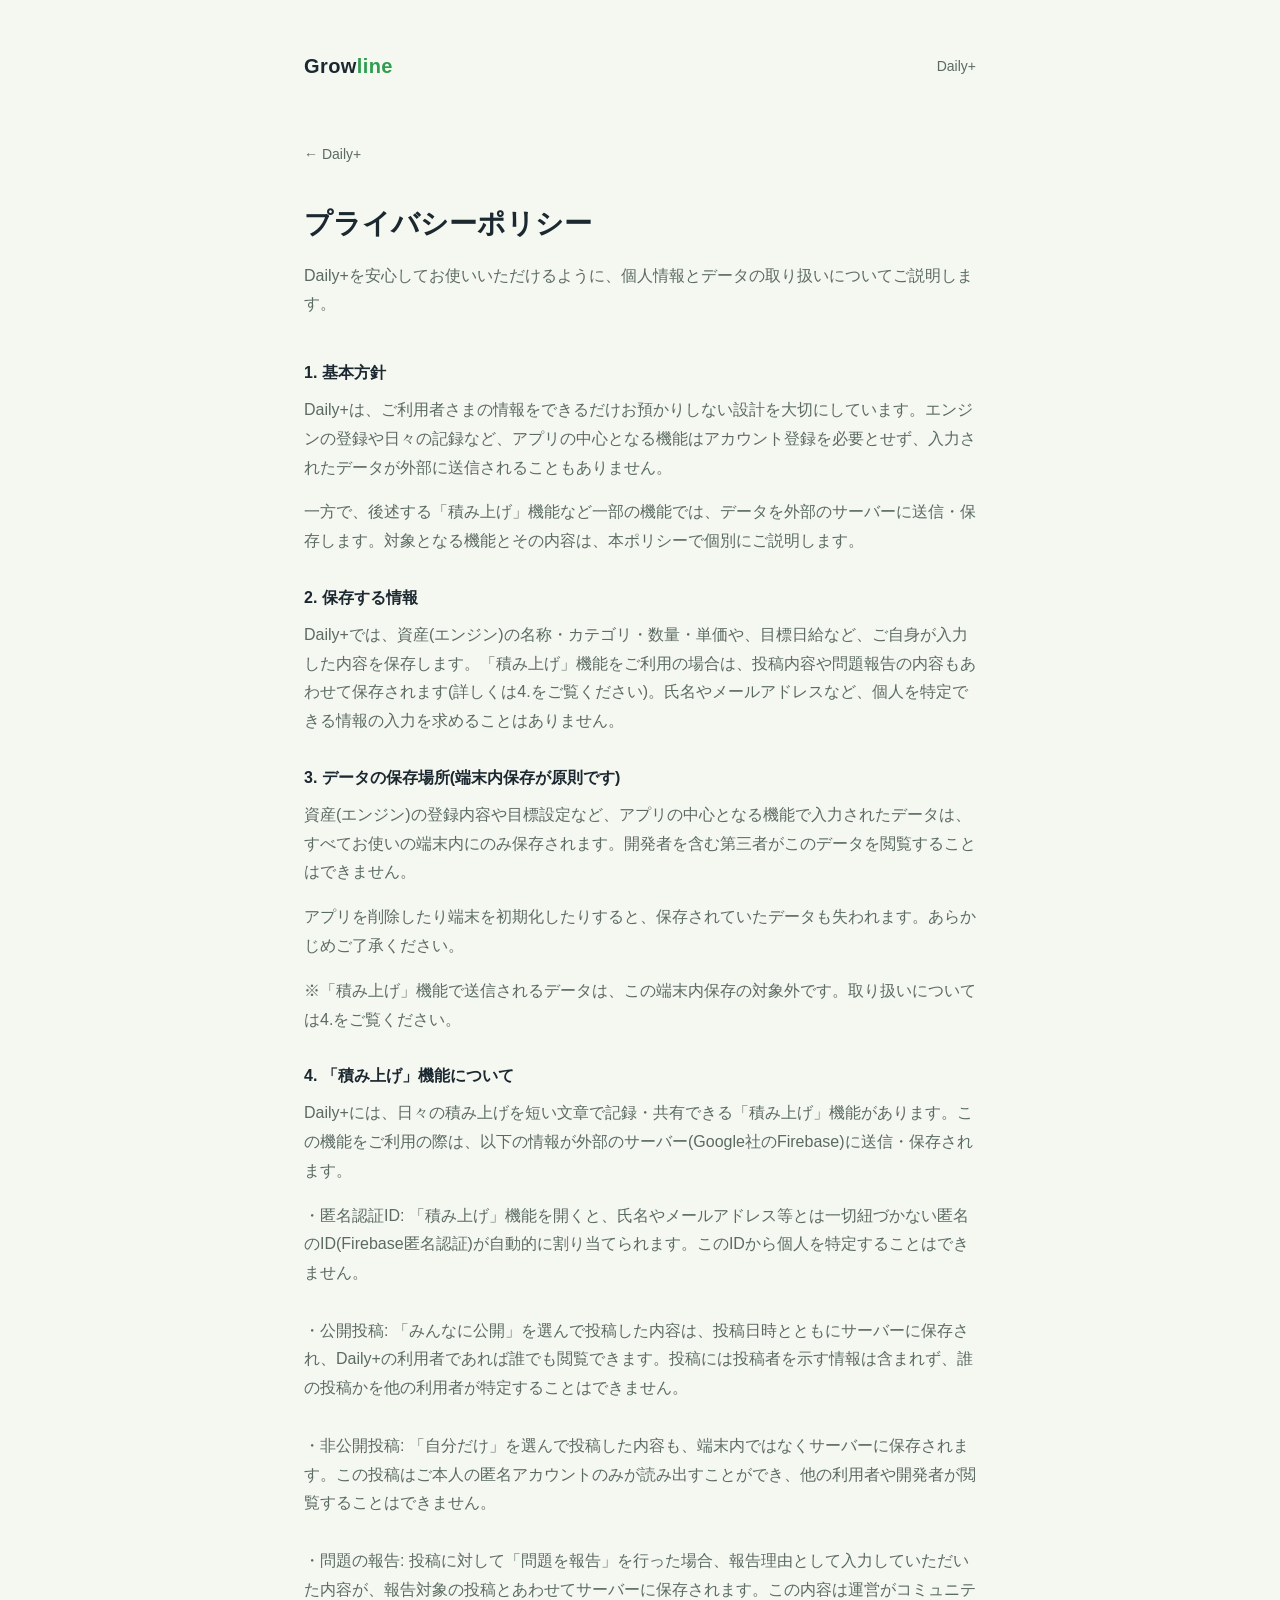
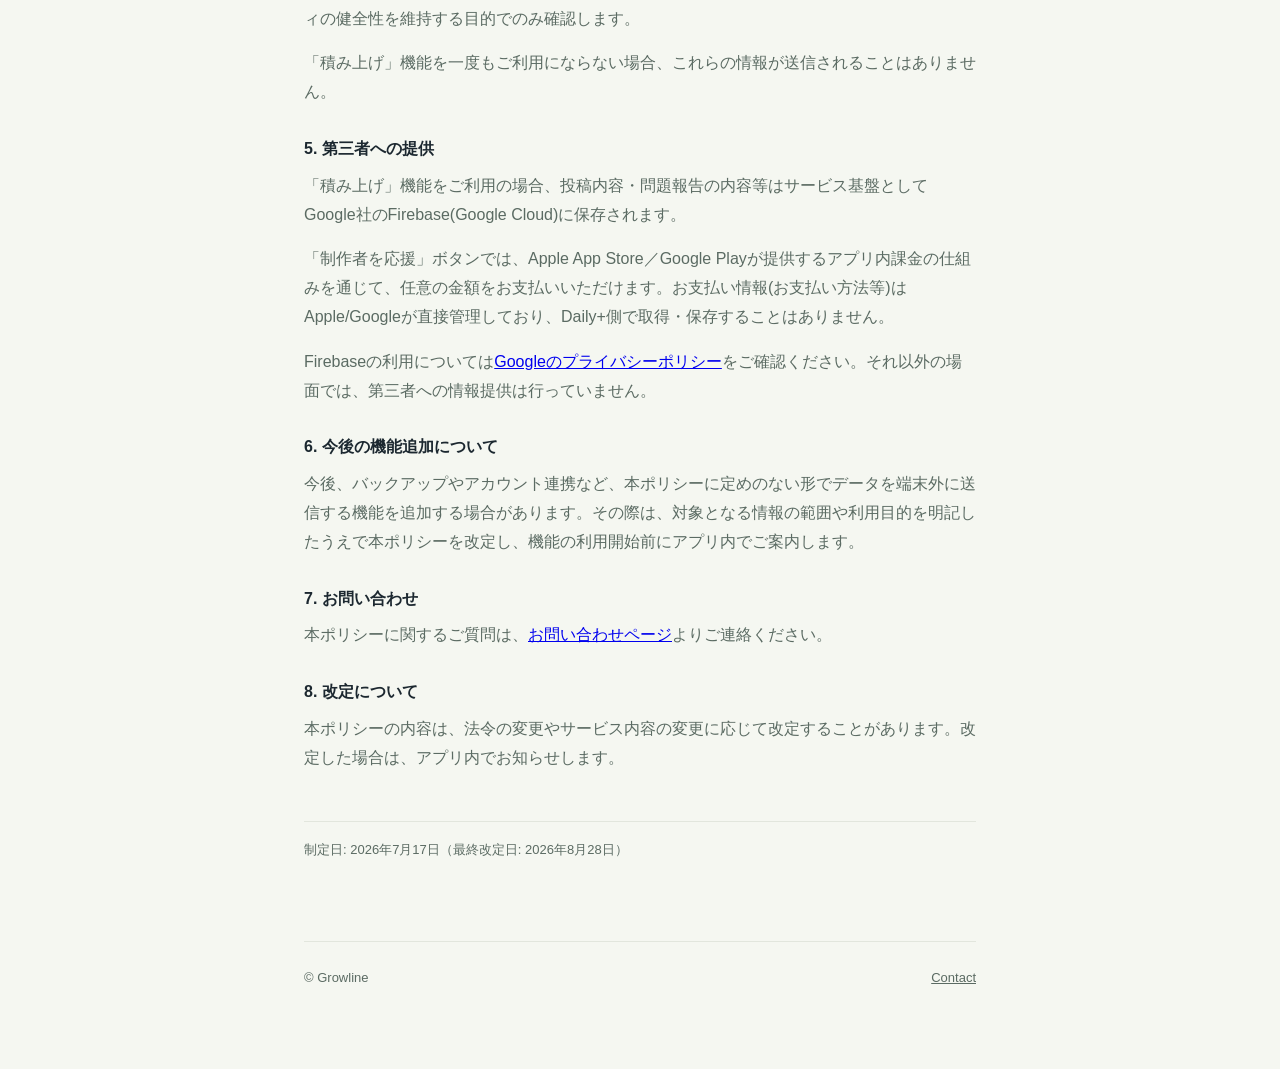
<file: apps/daily-plus/privacy/index.html>
<!doctype html>
<html lang="ja">
<head>
<!-- Google tag (gtag.js) -->
<script async src="https://www.googletagmanager.com/gtag/js?id=G-E14W9MTELS"></script>
<script>
  window.dataLayer = window.dataLayer || [];
  function gtag(){dataLayer.push(arguments);}
  gtag('js', new Date());

  gtag('config', 'G-E14W9MTELS');
</script>
<meta charset="utf-8">
<meta name="viewport" content="width=device-width, initial-scale=1">
<title>プライバシーポリシー | Daily+</title>
<meta name="description" content="Daily+ プライバシーポリシー">
<link rel="stylesheet" href="../../../assets/css/style.css">
</head>
<body>
<div class="wrap">
  <header class="site-header">
    <a class="logo" href="../../../">Grow<span>line</span></a>
    <nav class="site-nav">
      <a href="../">Daily+</a>
    </nav>
  </header>

  <main class="legal">
    <a class="back-link" href="../">&larr; Daily+</a>
    <h1>プライバシーポリシー</h1>
    <p class="lede">Daily+を安心してお使いいただけるように、個人情報とデータの取り扱いについてご説明します。</p>

    <section>
      <h2>1. 基本方針</h2>
      <p>Daily+は、ご利用者さまの情報をできるだけお預かりしない設計を大切にしています。エンジンの登録や日々の記録など、アプリの中心となる機能はアカウント登録を必要とせず、入力されたデータが外部に送信されることもありません。</p>
      <p>一方で、後述する「積み上げ」機能など一部の機能では、データを外部のサーバーに送信・保存します。対象となる機能とその内容は、本ポリシーで個別にご説明します。</p>
    </section>

    <section>
      <h2>2. 保存する情報</h2>
      <p>Daily+では、資産(エンジン)の名称・カテゴリ・数量・単価や、目標日給など、ご自身が入力した内容を保存します。「積み上げ」機能をご利用の場合は、投稿内容や問題報告の内容もあわせて保存されます(詳しくは4.をご覧ください)。氏名やメールアドレスなど、個人を特定できる情報の入力を求めることはありません。</p>
    </section>

    <section>
      <h2>3. データの保存場所(端末内保存が原則です)</h2>
      <p>資産(エンジン)の登録内容や目標設定など、アプリの中心となる機能で入力されたデータは、すべてお使いの端末内にのみ保存されます。開発者を含む第三者がこのデータを閲覧することはできません。</p>
      <p>アプリを削除したり端末を初期化したりすると、保存されていたデータも失われます。あらかじめご了承ください。</p>
      <p>※「積み上げ」機能で送信されるデータは、この端末内保存の対象外です。取り扱いについては4.をご覧ください。</p>
    </section>

    <section>
      <h2>4. 「積み上げ」機能について</h2>
      <p>Daily+には、日々の積み上げを短い文章で記録・共有できる「積み上げ」機能があります。この機能をご利用の際は、以下の情報が外部のサーバー(Google社のFirebase)に送信・保存されます。</p>
      <p>・匿名認証ID: 「積み上げ」機能を開くと、氏名やメールアドレス等とは一切紐づかない匿名のID(Firebase匿名認証)が自動的に割り当てられます。このIDから個人を特定することはできません。<br>
      ・公開投稿: 「みんなに公開」を選んで投稿した内容は、投稿日時とともにサーバーに保存され、Daily+の利用者であれば誰でも閲覧できます。投稿には投稿者を示す情報は含まれず、誰の投稿かを他の利用者が特定することはできません。<br>
      ・非公開投稿: 「自分だけ」を選んで投稿した内容も、端末内ではなくサーバーに保存されます。この投稿はご本人の匿名アカウントのみが読み出すことができ、他の利用者や開発者が閲覧することはできません。<br>
      ・問題の報告: 投稿に対して「問題を報告」を行った場合、報告理由として入力していただいた内容が、報告対象の投稿とあわせてサーバーに保存されます。この内容は運営がコミュニティの健全性を維持する目的でのみ確認します。</p>
      <p>「積み上げ」機能を一度もご利用にならない場合、これらの情報が送信されることはありません。</p>
    </section>

    <section>
      <h2>5. 第三者への提供</h2>
      <p>「積み上げ」機能をご利用の場合、投稿内容・問題報告の内容等はサービス基盤としてGoogle社のFirebase(Google Cloud)に保存されます。</p>
      <p>「制作者を応援」ボタンでは、Apple App Store／Google Playが提供するアプリ内課金の仕組みを通じて、任意の金額をお支払いいただけます。お支払い情報(お支払い方法等)はApple/Googleが直接管理しており、Daily+側で取得・保存することはありません。</p>
      <p>Firebaseの利用については<a href="https://policies.google.com/privacy">Googleのプライバシーポリシー</a>をご確認ください。それ以外の場面では、第三者への情報提供は行っていません。</p>
    </section>

    <section>
      <h2>6. 今後の機能追加について</h2>
      <p>今後、バックアップやアカウント連携など、本ポリシーに定めのない形でデータを端末外に送信する機能を追加する場合があります。その際は、対象となる情報の範囲や利用目的を明記したうえで本ポリシーを改定し、機能の利用開始前にアプリ内でご案内します。</p>
    </section>

    <section>
      <h2>7. お問い合わせ</h2>
      <p>本ポリシーに関するご質問は、<a href="../../../contact/">お問い合わせページ</a>よりご連絡ください。</p>
    </section>

    <section>
      <h2>8. 改定について</h2>
      <p>本ポリシーの内容は、法令の変更やサービス内容の変更に応じて改定することがあります。改定した場合は、アプリ内でお知らせします。</p>
    </section>

    <p class="effective-date">制定日: 2026年7月17日（最終改定日: 2026年8月28日）</p>
  </main>

  <footer class="site-footer">
    <span>&copy; Growline</span>
    <a href="../../../contact/">Contact</a>
  </footer>
</div>
</body>
</html>
</file>
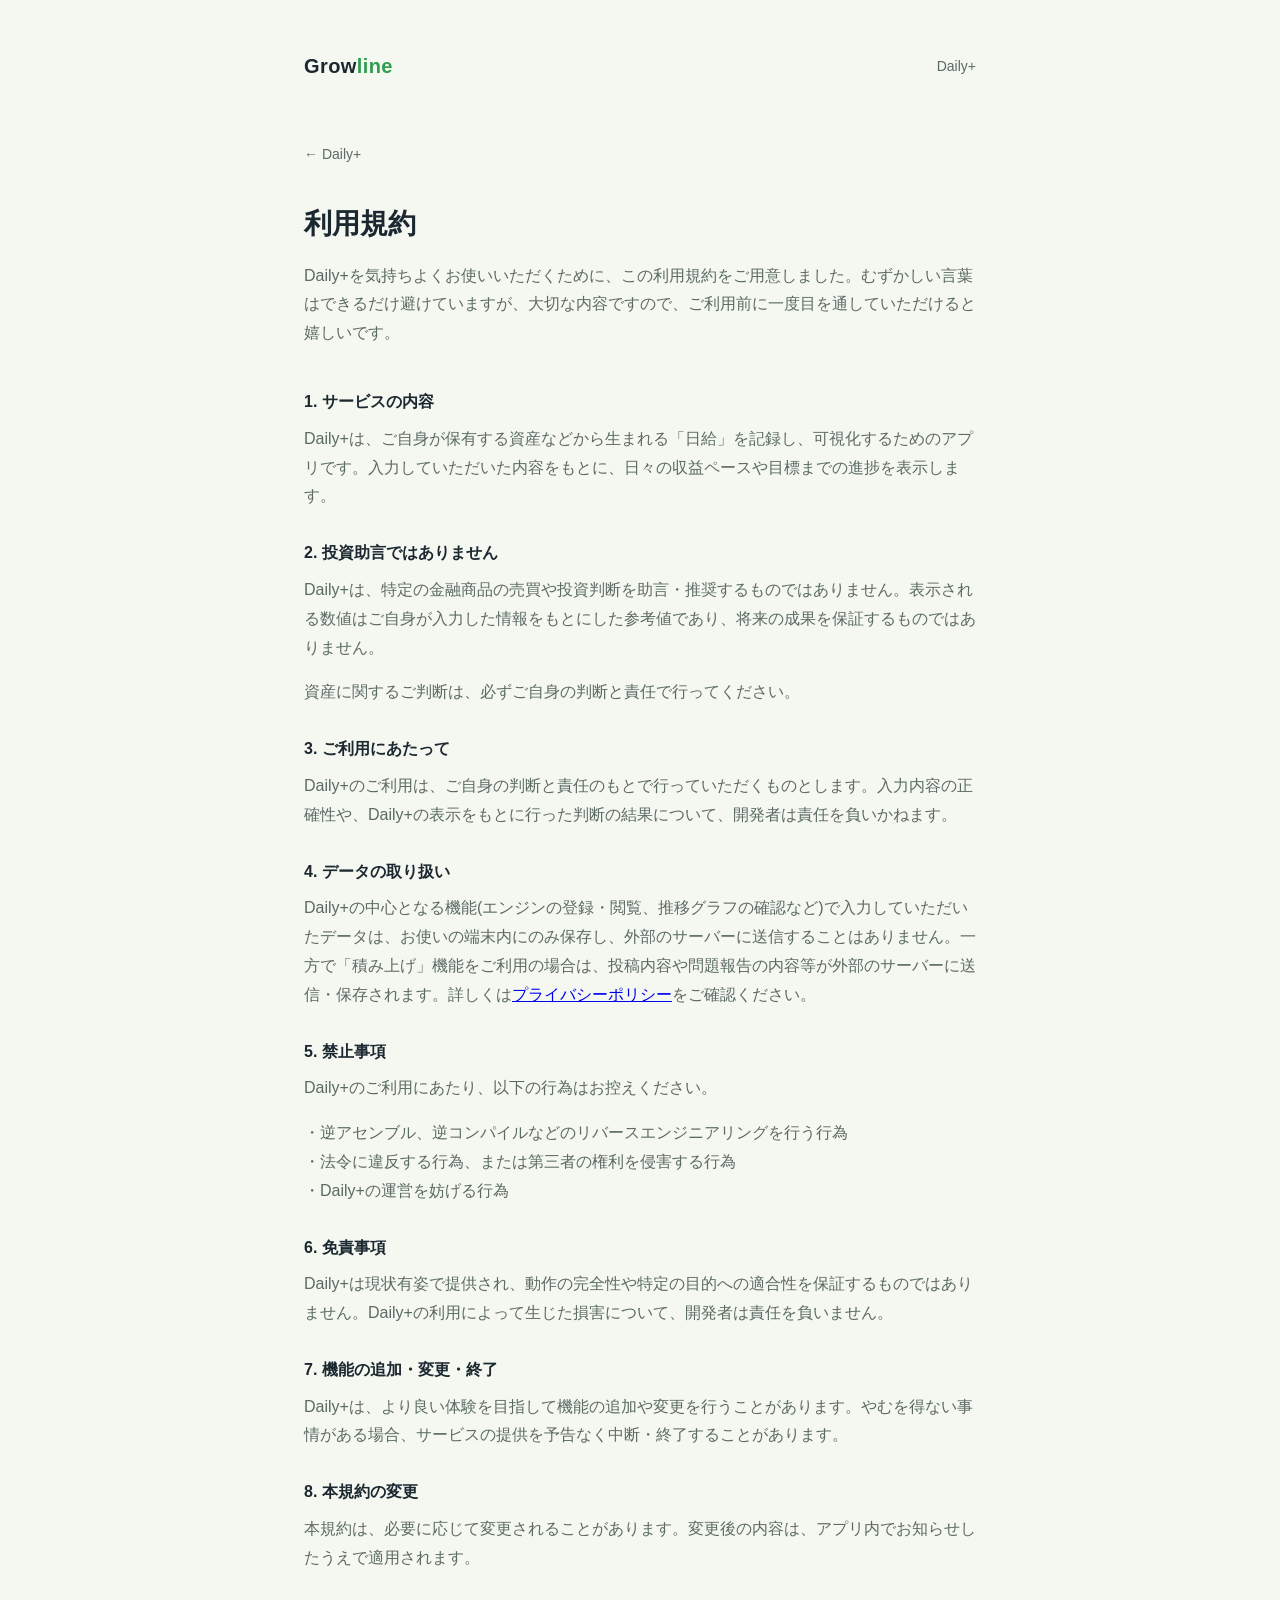
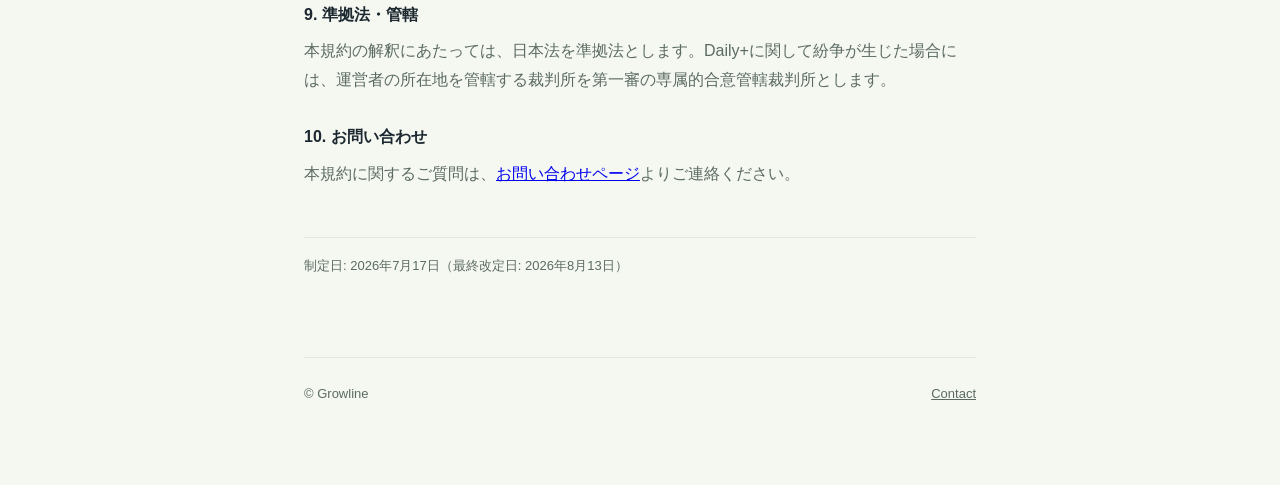
<file: apps/daily-plus/terms/index.html>
<!doctype html>
<html lang="ja">
<head>
<!-- Google tag (gtag.js) -->
<script async src="https://www.googletagmanager.com/gtag/js?id=G-E14W9MTELS"></script>
<script>
  window.dataLayer = window.dataLayer || [];
  function gtag(){dataLayer.push(arguments);}
  gtag('js', new Date());

  gtag('config', 'G-E14W9MTELS');
</script>
<meta charset="utf-8">
<meta name="viewport" content="width=device-width, initial-scale=1">
<title>利用規約 | Daily+</title>
<meta name="description" content="Daily+ 利用規約">
<link rel="stylesheet" href="../../../assets/css/style.css">
</head>
<body>
<div class="wrap">
  <header class="site-header">
    <a class="logo" href="../../../">Grow<span>line</span></a>
    <nav class="site-nav">
      <a href="../">Daily+</a>
    </nav>
  </header>

  <main class="legal">
    <a class="back-link" href="../">&larr; Daily+</a>
    <h1>利用規約</h1>
    <p class="lede">Daily+を気持ちよくお使いいただくために、この利用規約をご用意しました。むずかしい言葉はできるだけ避けていますが、大切な内容ですので、ご利用前に一度目を通していただけると嬉しいです。</p>

    <section>
      <h2>1. サービスの内容</h2>
      <p>Daily+は、ご自身が保有する資産などから生まれる「日給」を記録し、可視化するためのアプリです。入力していただいた内容をもとに、日々の収益ペースや目標までの進捗を表示します。</p>
    </section>

    <section>
      <h2>2. 投資助言ではありません</h2>
      <p>Daily+は、特定の金融商品の売買や投資判断を助言・推奨するものではありません。表示される数値はご自身が入力した情報をもとにした参考値であり、将来の成果を保証するものではありません。</p>
      <p>資産に関するご判断は、必ずご自身の判断と責任で行ってください。</p>
    </section>

    <section>
      <h2>3. ご利用にあたって</h2>
      <p>Daily+のご利用は、ご自身の判断と責任のもとで行っていただくものとします。入力内容の正確性や、Daily+の表示をもとに行った判断の結果について、開発者は責任を負いかねます。</p>
    </section>

    <section>
      <h2>4. データの取り扱い</h2>
      <p>Daily+の中心となる機能(エンジンの登録・閲覧、推移グラフの確認など)で入力していただいたデータは、お使いの端末内にのみ保存し、外部のサーバーに送信することはありません。一方で「積み上げ」機能をご利用の場合は、投稿内容や問題報告の内容等が外部のサーバーに送信・保存されます。詳しくは<a href="../privacy/">プライバシーポリシー</a>をご確認ください。</p>
    </section>

    <section>
      <h2>5. 禁止事項</h2>
      <p>Daily+のご利用にあたり、以下の行為はお控えください。</p>
      <p>・逆アセンブル、逆コンパイルなどのリバースエンジニアリングを行う行為<br>・法令に違反する行為、または第三者の権利を侵害する行為<br>・Daily+の運営を妨げる行為</p>
    </section>

    <section>
      <h2>6. 免責事項</h2>
      <p>Daily+は現状有姿で提供され、動作の完全性や特定の目的への適合性を保証するものではありません。Daily+の利用によって生じた損害について、開発者は責任を負いません。</p>
    </section>

    <section>
      <h2>7. 機能の追加・変更・終了</h2>
      <p>Daily+は、より良い体験を目指して機能の追加や変更を行うことがあります。やむを得ない事情がある場合、サービスの提供を予告なく中断・終了することがあります。</p>
    </section>

    <section>
      <h2>8. 本規約の変更</h2>
      <p>本規約は、必要に応じて変更されることがあります。変更後の内容は、アプリ内でお知らせしたうえで適用されます。</p>
    </section>

    <section>
      <h2>9. 準拠法・管轄</h2>
      <p>本規約の解釈にあたっては、日本法を準拠法とします。Daily+に関して紛争が生じた場合には、運営者の所在地を管轄する裁判所を第一審の専属的合意管轄裁判所とします。</p>
    </section>

    <section>
      <h2>10. お問い合わせ</h2>
      <p>本規約に関するご質問は、<a href="../../../contact/">お問い合わせページ</a>よりご連絡ください。</p>
    </section>

    <p class="effective-date">制定日: 2026年7月17日（最終改定日: 2026年8月13日）</p>
  </main>

  <footer class="site-footer">
    <span>&copy; Growline</span>
    <a href="../../../contact/">Contact</a>
  </footer>
</div>
</body>
</html>
</file>
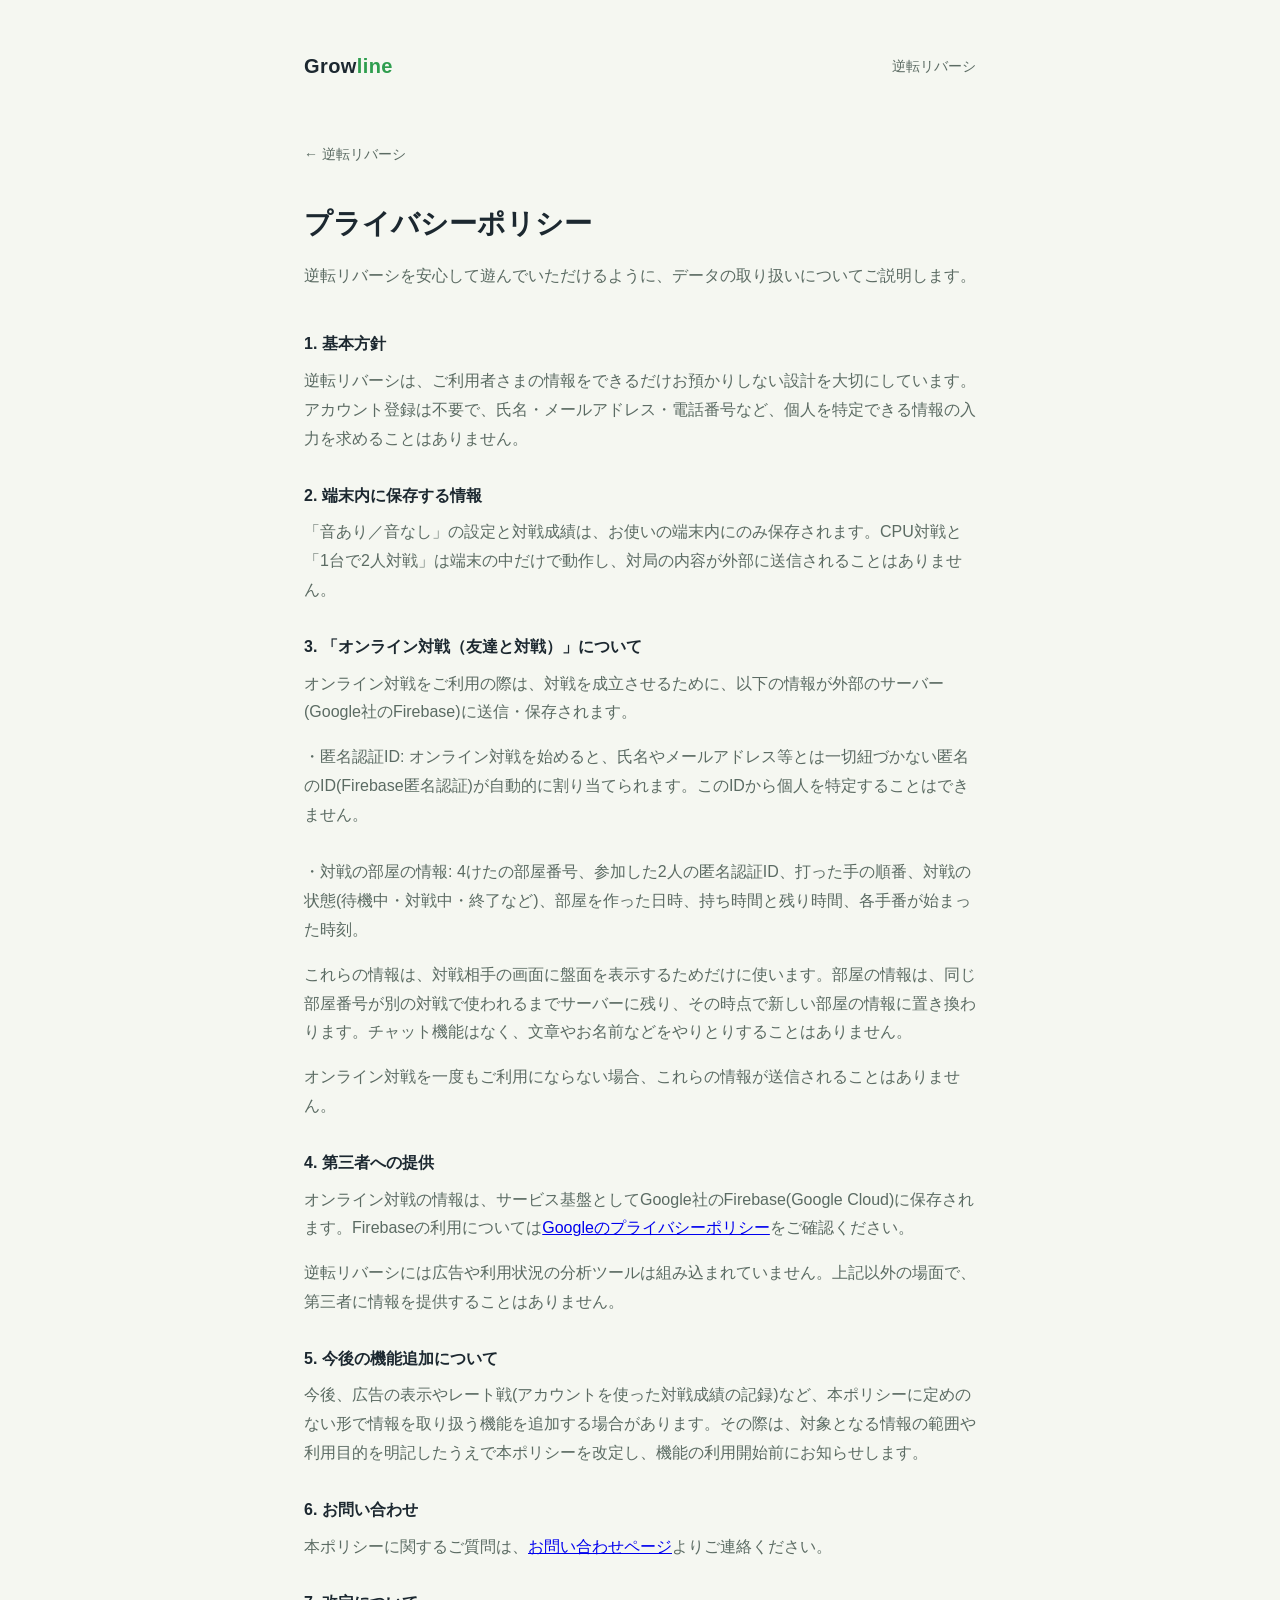
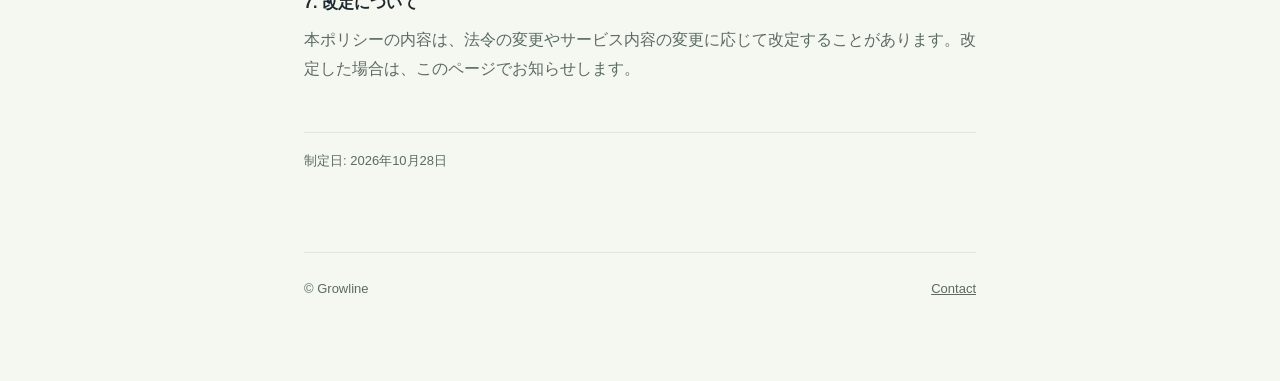
<file: apps/reverse-reversi/privacy/index.html>
<!doctype html>
<html lang="ja">
<head>
<!-- Google tag (gtag.js) -->
<script async src="https://www.googletagmanager.com/gtag/js?id=G-E14W9MTELS"></script>
<script>
  window.dataLayer = window.dataLayer || [];
  function gtag(){dataLayer.push(arguments);}
  gtag('js', new Date());

  gtag('config', 'G-E14W9MTELS');
</script>
<meta charset="utf-8">
<meta name="viewport" content="width=device-width, initial-scale=1">
<title>プライバシーポリシー | 逆転リバーシ</title>
<meta name="description" content="逆転リバーシ プライバシーポリシー">
<link rel="icon" href="../../../assets/favicon.png">
<link rel="stylesheet" href="../../../assets/css/style.css">
</head>
<body>
<div class="wrap">
  <header class="site-header">
    <a class="logo" href="../../../">Grow<span>line</span></a>
    <nav class="site-nav">
      <a href="../">逆転リバーシ</a>
    </nav>
  </header>

  <main class="legal">
    <a class="back-link" href="../">&larr; 逆転リバーシ</a>
    <h1>プライバシーポリシー</h1>
    <p class="lede">逆転リバーシを安心して遊んでいただけるように、データの取り扱いについてご説明します。</p>

    <section>
      <h2>1. 基本方針</h2>
      <p>逆転リバーシは、ご利用者さまの情報をできるだけお預かりしない設計を大切にしています。アカウント登録は不要で、氏名・メールアドレス・電話番号など、個人を特定できる情報の入力を求めることはありません。</p>
    </section>

    <section>
      <h2>2. 端末内に保存する情報</h2>
      <p>「音あり／音なし」の設定と対戦成績は、お使いの端末内にのみ保存されます。CPU対戦と「1台で2人対戦」は端末の中だけで動作し、対局の内容が外部に送信されることはありません。</p>
    </section>

    <section>
      <h2>3. 「オンライン対戦（友達と対戦）」について</h2>
      <p>オンライン対戦をご利用の際は、対戦を成立させるために、以下の情報が外部のサーバー(Google社のFirebase)に送信・保存されます。</p>
      <p>・匿名認証ID: オンライン対戦を始めると、氏名やメールアドレス等とは一切紐づかない匿名のID(Firebase匿名認証)が自動的に割り当てられます。このIDから個人を特定することはできません。<br>
      ・対戦の部屋の情報: 4けたの部屋番号、参加した2人の匿名認証ID、打った手の順番、対戦の状態(待機中・対戦中・終了など)、部屋を作った日時、持ち時間と残り時間、各手番が始まった時刻。</p>
      <p>これらの情報は、対戦相手の画面に盤面を表示するためだけに使います。部屋の情報は、同じ部屋番号が別の対戦で使われるまでサーバーに残り、その時点で新しい部屋の情報に置き換わります。チャット機能はなく、文章やお名前などをやりとりすることはありません。</p>
      <p>オンライン対戦を一度もご利用にならない場合、これらの情報が送信されることはありません。</p>
    </section>

    <section>
      <h2>4. 第三者への提供</h2>
      <p>オンライン対戦の情報は、サービス基盤としてGoogle社のFirebase(Google Cloud)に保存されます。Firebaseの利用については<a href="https://policies.google.com/privacy">Googleのプライバシーポリシー</a>をご確認ください。</p>
      <p>逆転リバーシには広告や利用状況の分析ツールは組み込まれていません。上記以外の場面で、第三者に情報を提供することはありません。</p>
    </section>

    <section>
      <h2>5. 今後の機能追加について</h2>
      <p>今後、広告の表示やレート戦(アカウントを使った対戦成績の記録)など、本ポリシーに定めのない形で情報を取り扱う機能を追加する場合があります。その際は、対象となる情報の範囲や利用目的を明記したうえで本ポリシーを改定し、機能の利用開始前にお知らせします。</p>
    </section>

    <section>
      <h2>6. お問い合わせ</h2>
      <p>本ポリシーに関するご質問は、<a href="../../../contact/">お問い合わせページ</a>よりご連絡ください。</p>
    </section>

    <section>
      <h2>7. 改定について</h2>
      <p>本ポリシーの内容は、法令の変更やサービス内容の変更に応じて改定することがあります。改定した場合は、このページでお知らせします。</p>
    </section>

    <p class="effective-date">制定日: 2026年10月28日</p>
  </main>

  <footer class="site-footer">
    <span>&copy; Growline</span>
    <a href="../../../contact/">Contact</a>
  </footer>
</div>
</body>
</html>
</file>
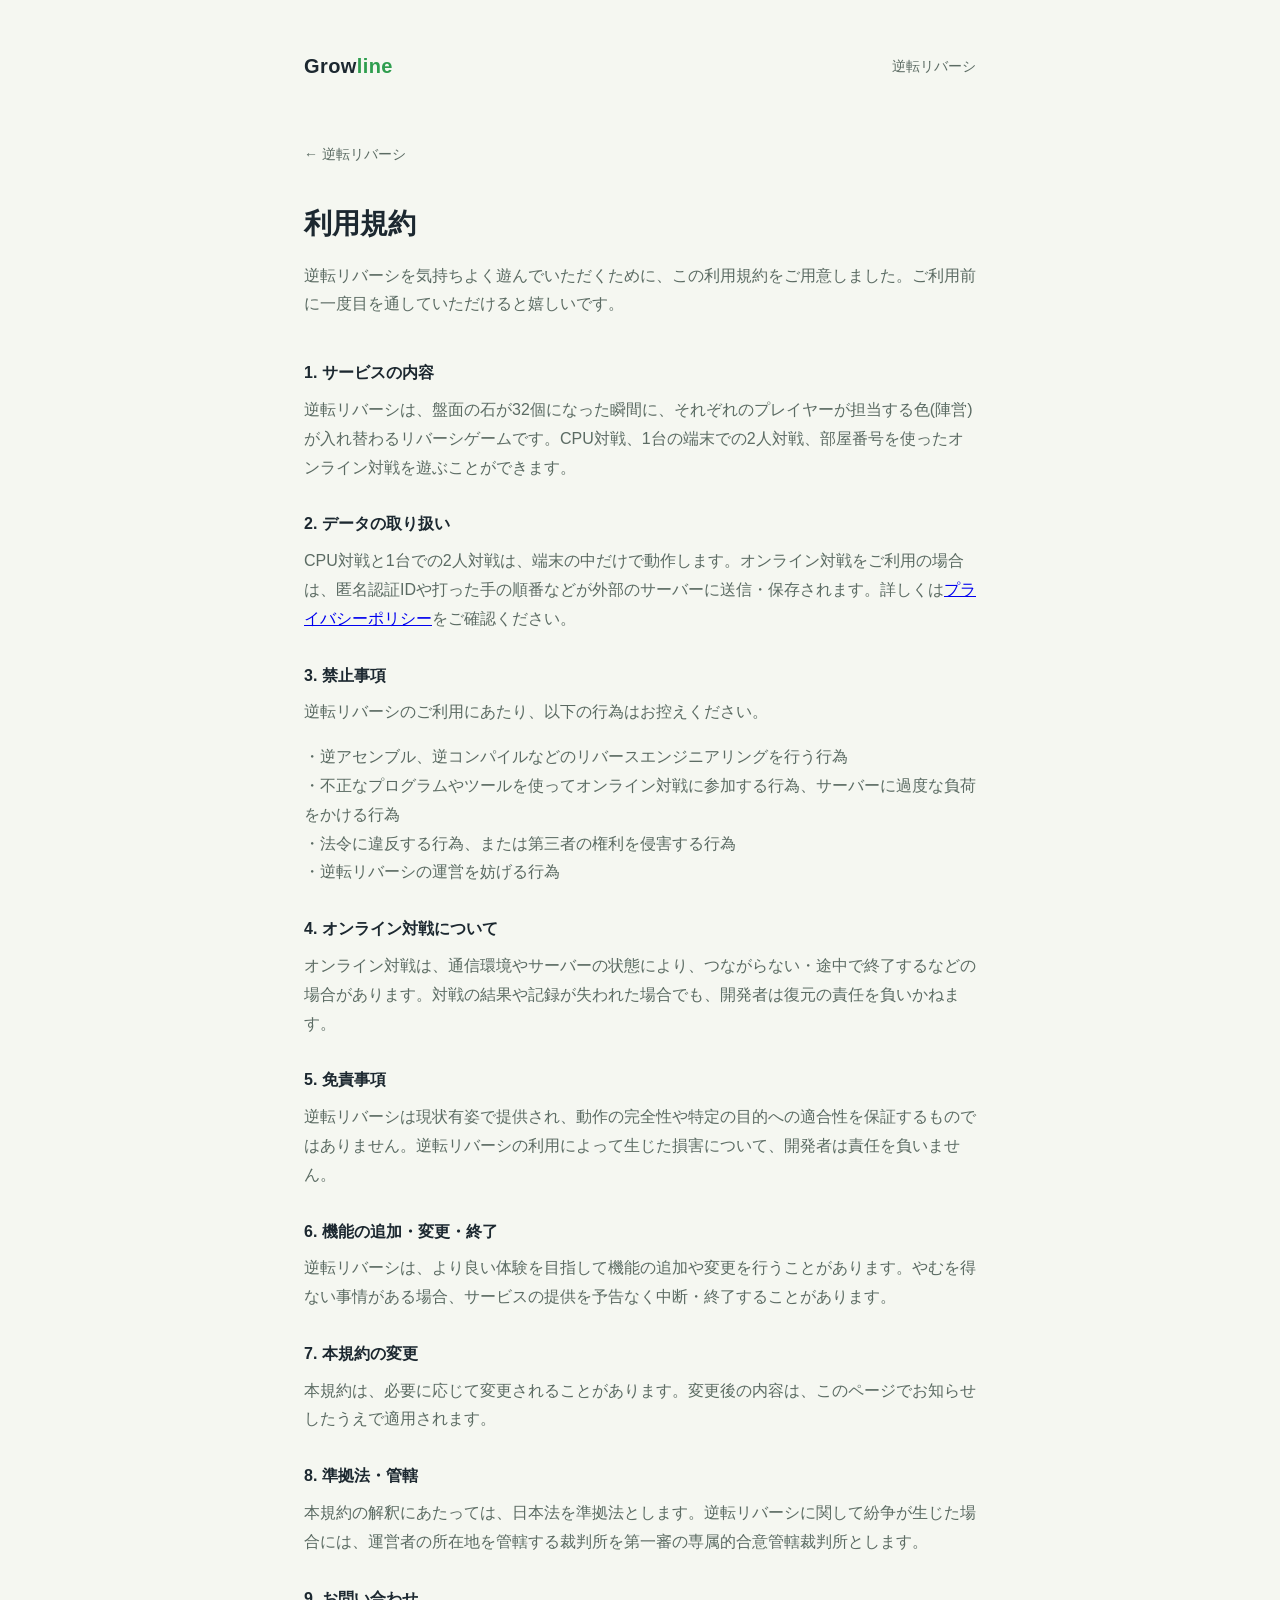
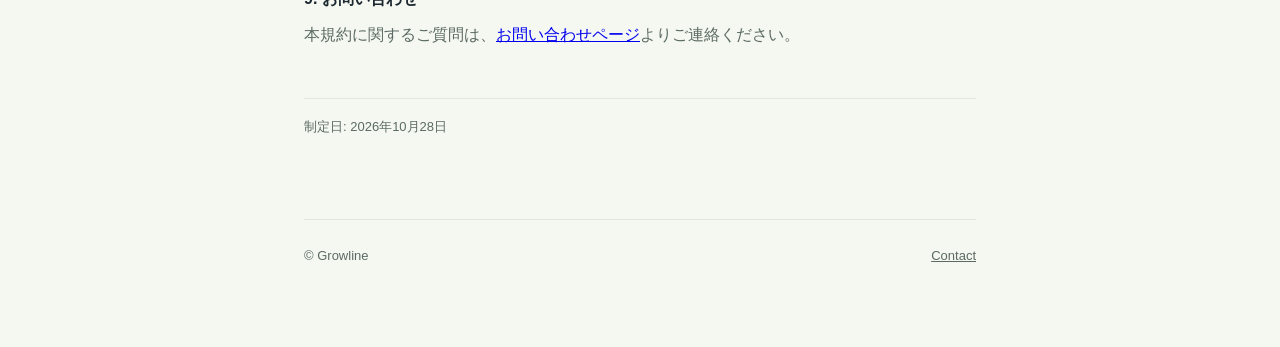
<file: apps/reverse-reversi/terms/index.html>
<!doctype html>
<html lang="ja">
<head>
<!-- Google tag (gtag.js) -->
<script async src="https://www.googletagmanager.com/gtag/js?id=G-E14W9MTELS"></script>
<script>
  window.dataLayer = window.dataLayer || [];
  function gtag(){dataLayer.push(arguments);}
  gtag('js', new Date());

  gtag('config', 'G-E14W9MTELS');
</script>
<meta charset="utf-8">
<meta name="viewport" content="width=device-width, initial-scale=1">
<title>利用規約 | 逆転リバーシ</title>
<meta name="description" content="逆転リバーシ 利用規約">
<link rel="icon" href="../../../assets/favicon.png">
<link rel="stylesheet" href="../../../assets/css/style.css">
</head>
<body>
<div class="wrap">
  <header class="site-header">
    <a class="logo" href="../../../">Grow<span>line</span></a>
    <nav class="site-nav">
      <a href="../">逆転リバーシ</a>
    </nav>
  </header>

  <main class="legal">
    <a class="back-link" href="../">&larr; 逆転リバーシ</a>
    <h1>利用規約</h1>
    <p class="lede">逆転リバーシを気持ちよく遊んでいただくために、この利用規約をご用意しました。ご利用前に一度目を通していただけると嬉しいです。</p>

    <section>
      <h2>1. サービスの内容</h2>
      <p>逆転リバーシは、盤面の石が32個になった瞬間に、それぞれのプレイヤーが担当する色(陣営)が入れ替わるリバーシゲームです。CPU対戦、1台の端末での2人対戦、部屋番号を使ったオンライン対戦を遊ぶことができます。</p>
    </section>

    <section>
      <h2>2. データの取り扱い</h2>
      <p>CPU対戦と1台での2人対戦は、端末の中だけで動作します。オンライン対戦をご利用の場合は、匿名認証IDや打った手の順番などが外部のサーバーに送信・保存されます。詳しくは<a href="../privacy/">プライバシーポリシー</a>をご確認ください。</p>
    </section>

    <section>
      <h2>3. 禁止事項</h2>
      <p>逆転リバーシのご利用にあたり、以下の行為はお控えください。</p>
      <p>・逆アセンブル、逆コンパイルなどのリバースエンジニアリングを行う行為<br>・不正なプログラムやツールを使ってオンライン対戦に参加する行為、サーバーに過度な負荷をかける行為<br>・法令に違反する行為、または第三者の権利を侵害する行為<br>・逆転リバーシの運営を妨げる行為</p>
    </section>

    <section>
      <h2>4. オンライン対戦について</h2>
      <p>オンライン対戦は、通信環境やサーバーの状態により、つながらない・途中で終了するなどの場合があります。対戦の結果や記録が失われた場合でも、開発者は復元の責任を負いかねます。</p>
    </section>

    <section>
      <h2>5. 免責事項</h2>
      <p>逆転リバーシは現状有姿で提供され、動作の完全性や特定の目的への適合性を保証するものではありません。逆転リバーシの利用によって生じた損害について、開発者は責任を負いません。</p>
    </section>

    <section>
      <h2>6. 機能の追加・変更・終了</h2>
      <p>逆転リバーシは、より良い体験を目指して機能の追加や変更を行うことがあります。やむを得ない事情がある場合、サービスの提供を予告なく中断・終了することがあります。</p>
    </section>

    <section>
      <h2>7. 本規約の変更</h2>
      <p>本規約は、必要に応じて変更されることがあります。変更後の内容は、このページでお知らせしたうえで適用されます。</p>
    </section>

    <section>
      <h2>8. 準拠法・管轄</h2>
      <p>本規約の解釈にあたっては、日本法を準拠法とします。逆転リバーシに関して紛争が生じた場合には、運営者の所在地を管轄する裁判所を第一審の専属的合意管轄裁判所とします。</p>
    </section>

    <section>
      <h2>9. お問い合わせ</h2>
      <p>本規約に関するご質問は、<a href="../../../contact/">お問い合わせページ</a>よりご連絡ください。</p>
    </section>

    <p class="effective-date">制定日: 2026年10月28日</p>
  </main>

  <footer class="site-footer">
    <span>&copy; Growline</span>
    <a href="../../../contact/">Contact</a>
  </footer>
</div>
</body>
</html>
</file>
<file: assets/css/style.css>
:root {
  --ink: #1c2830;
  --ink-soft: #5b6b63;
  --bg: #f5f7f1;
  --surface: #ffffff;
  --line: #e2e6dd;
  --accent: #2f9e4f;
  --accent-soft: #8bc63f;
  --max-width: 720px;
}

@media (prefers-color-scheme: dark) {
  :root {
    --ink: #eaf1ec;
    --ink-soft: #a7b3ac;
    --bg: #10161a;
    --surface: #171f24;
    --line: #263038;
    --accent: #4fc873;
    --accent-soft: #a8db5c;
  }
}

* {
  box-sizing: border-box;
}

body {
  margin: 0;
  background: var(--bg);
  color: var(--ink);
  font-family: -apple-system, BlinkMacSystemFont, "Hiragino Sans", "Yu Gothic", "Noto Sans JP", sans-serif;
  line-height: 1.8;
  -webkit-font-smoothing: antialiased;
}

.wrap {
  max-width: var(--max-width);
  margin: 0 auto;
  padding: 48px 24px 80px;
}

header.site-header {
  display: flex;
  align-items: center;
  justify-content: space-between;
  margin-bottom: 56px;
}

.logo {
  font-size: 20px;
  font-weight: 700;
  letter-spacing: 0.02em;
  color: var(--ink);
  text-decoration: none;
}

.logo span {
  color: var(--accent);
}

nav.site-nav a {
  color: var(--ink-soft);
  text-decoration: none;
  font-size: 14px;
  margin-left: 20px;
}

nav.site-nav a:hover {
  color: var(--accent);
}

h1 {
  font-size: 28px;
  font-weight: 700;
  margin: 0 0 12px;
}

h2 {
  font-size: 18px;
  font-weight: 700;
  margin: 40px 0 12px;
}

p {
  color: var(--ink-soft);
  margin: 0 0 16px;
}

.lede {
  font-size: 16px;
  color: var(--ink-soft);
  margin-bottom: 40px;
}

.app-card {
  display: block;
  padding: 20px 24px;
  border: 1px solid var(--line);
  border-radius: 12px;
  background: var(--surface);
  text-decoration: none;
  color: var(--ink);
  margin-bottom: 16px;
  transition: border-color 0.15s ease;
}

.app-card:hover {
  border-color: var(--accent);
}

.app-card .app-name {
  font-size: 17px;
  font-weight: 700;
  margin-bottom: 4px;
}

.app-card .app-desc {
  font-size: 14px;
  color: var(--ink-soft);
  margin: 0;
}

.app-links {
  display: flex;
  gap: 16px;
  margin-top: 24px;
  font-size: 14px;
}

.app-links a {
  color: var(--accent);
  text-decoration: none;
}

.app-links a:hover {
  text-decoration: underline;
}

.legal section {
  margin-bottom: 28px;
}

.legal h2 {
  font-size: 16px;
  margin: 0 0 8px;
}

.legal p {
  white-space: pre-line;
}

.effective-date {
  margin-top: 48px;
  font-size: 13px;
  color: var(--ink-soft);
  border-top: 1px solid var(--line);
  padding-top: 16px;
}

.back-link {
  display: inline-block;
  margin-bottom: 32px;
  font-size: 14px;
  color: var(--ink-soft);
  text-decoration: none;
}

.back-link:hover {
  color: var(--accent);
}

footer.site-footer {
  margin-top: 80px;
  padding-top: 24px;
  border-top: 1px solid var(--line);
  font-size: 13px;
  color: var(--ink-soft);
  display: flex;
  justify-content: space-between;
  flex-wrap: wrap;
  gap: 8px;
}

footer.site-footer a {
  color: var(--ink-soft);
}

.contact-email {
  display: inline-block;
  font-size: 16px;
  font-weight: 600;
  color: var(--accent);
  text-decoration: none;
  margin-top: 8px;
}

/* ============================================================
   Daily+ ブランドランディング（apps/daily-plus/index.html 専用）
   既存クラス・トークンは変更せず、ここから下に追記する。
   ============================================================ */

@font-face {
  font-family: "Quicksand";
  src: url("../fonts/Quicksand-Medium.ttf") format("truetype");
  font-weight: 500;
  font-style: normal;
  font-display: swap;
}
@font-face {
  font-family: "Quicksand";
  src: url("../fonts/Quicksand-SemiBold.ttf") format("truetype");
  font-weight: 600;
  font-style: normal;
  font-display: swap;
}
@font-face {
  font-family: "Quicksand";
  src: url("../fonts/Quicksand-Bold.ttf") format("truetype");
  font-weight: 700;
  font-style: normal;
  font-display: swap;
}

:root {
  --coin: #e8a317;
  --sprout-light: #8bc63f;
  --font-numeric: "Quicksand", -apple-system, BlinkMacSystemFont, "Hiragino Sans", "Yu Gothic", "Noto Sans JP",
    sans-serif;
  --width-landing: 1120px;
}

@media (prefers-color-scheme: dark) {
  :root {
    --coin: #f3b74a;
    --sprout-light: #a8db5c;
  }
}

/* オーナーが明示的にライトを選んだ場合は常にライトトークンを使う */
:root[data-theme="light"] {
  --coin: #e8a317;
  --sprout-light: #8bc63f;
}
:root[data-theme="dark"] {
  --coin: #f3b74a;
  --sprout-light: #a8db5c;
}

.wrap--wide {
  max-width: var(--width-landing);
}

.landing section {
  padding: 56px 0;
  max-width: 100%;
}

.landing .section-inner {
  max-width: 620px;
  margin: 0 auto;
}

.eyebrow {
  font-family: var(--font-numeric);
  font-weight: 600;
  font-size: 13px;
  letter-spacing: 0.06em;
  color: var(--accent);
  margin: 0 0 10px;
}

.landing h2 {
  font-size: 24px;
  line-height: 1.5;
  margin: 0 0 16px;
}

.landing p {
  line-height: 1.9;
}

/* ---- ヘッダーのDaily+ロゴ（daily-plusページ専用） ---- */

.logo-daily {
  display: inline-flex;
  align-items: center;
  gap: 6px;
}

.logo-daily .icon-sprout {
  width: 18px;
  height: 18px;
  color: var(--accent);
  flex-shrink: 0;
}

/* ---- 「考え方」セクションの控えめな成長モチーフ ---- */

.story-glyph {
  width: 34px;
  height: 34px;
  margin: 36px auto;
  color: var(--sprout-light);
  opacity: 0.8;
}

.story-glyph svg {
  width: 100%;
  height: 100%;
}

/* ---- Hero ---- */

.hero {
  position: relative;
  padding: 32px 0 48px;
  display: flex;
  flex-direction: column;
  align-items: center;
  text-align: center;
  gap: 32px;
  overflow: hidden;
}

.hero-bg {
  position: absolute;
  inset: -25% -25% auto -25%;
  height: 560px;
  background: radial-gradient(40% 40% at 28% 22%, rgba(139, 198, 63, 0.32), transparent 60%),
    radial-gradient(32% 32% at 78% 10%, rgba(232, 163, 23, 0.16), transparent 60%);
  filter: blur(48px);
  z-index: -1;
  pointer-events: none;
}

@media (prefers-color-scheme: dark) {
  .hero-bg {
    background: radial-gradient(40% 40% at 28% 22%, rgba(168, 219, 92, 0.16), transparent 60%),
      radial-gradient(32% 32% at 78% 10%, rgba(243, 183, 74, 0.1), transparent 60%);
  }
}

.hero-eyebrow {
  display: inline-flex;
  align-items: center;
  gap: 6px;
  font-family: var(--font-numeric);
  font-weight: 600;
  font-size: 14px;
  letter-spacing: 0.04em;
  color: var(--accent);
  margin: 0 0 4px;
}

.hero-eyebrow .icon-sprout {
  width: 16px;
  height: 16px;
  flex-shrink: 0;
}

.hero-title-accent {
  color: var(--accent);
}

.hero-title {
  font-size: clamp(28px, 7vw, 40px);
  font-weight: 700;
  line-height: 1.45;
  margin: 0;
  color: var(--ink);
}

.hero-sub {
  font-size: 16px;
  color: var(--ink-soft);
  max-width: 420px;
  margin: 0 auto;
  line-height: 1.9;
}

.hero-cta {
  display: flex;
  flex-direction: column;
  align-items: center;
  gap: 10px;
}

.hero-cta-note {
  font-size: 12px;
  color: var(--ink-soft);
}

.btn-primary {
  display: inline-flex;
  align-items: center;
  justify-content: center;
  padding: 14px 32px;
  border-radius: 999px;
  background: var(--accent);
  color: #fff;
  font-weight: 700;
  font-size: 16px;
  letter-spacing: 0.02em;
  border: none;
  box-shadow: 0 10px 24px -10px rgba(47, 158, 79, 0.5);
}

.btn-secondary {
  display: inline-flex;
  align-items: center;
  justify-content: center;
  padding: 14px 32px;
  border-radius: 999px;
  background: var(--surface);
  color: var(--accent);
  font-weight: 700;
  font-size: 16px;
  letter-spacing: 0.02em;
  border: 1.5px solid var(--accent);
  box-shadow: none;
}

.hero-copy {
  width: 100%;
}

.hero-visual {
  position: relative;
  display: flex;
  justify-content: center;
  min-width: 0;
  width: 100%;
}

.hero-mockup {
  display: block;
  width: 100%;
  max-width: 320px;
  height: auto;
  min-width: 0;
}

@media (min-width: 760px) {
  .hero {
    flex-direction: row;
    text-align: left;
    align-items: center;
    justify-content: space-between;
    padding: 88px 0 104px;
    gap: 56px;
  }
  .hero-copy {
    flex: 1;
    min-width: 0;
  }
  .hero-sub {
    margin: 0;
  }
  .hero-cta {
    align-items: flex-start;
  }
  .hero-visual {
    flex: 1;
    min-width: 0;
  }
  .hero-mockup {
    max-width: 380px;
  }
}

/* ---- Split layout: 考え方 / 今日の日給 / 成長を見る で共有 ---- */

.split {
  display: flex;
  flex-direction: column;
  gap: 28px;
  align-items: center;
}

.split .split-visual {
  width: 100%;
  max-width: 260px;
  flex-shrink: 0;
}

.split .split-visual--illustrated {
  max-width: 320px;
}

.split .split-visual--duo {
  max-width: 420px;
}

.split .split-visual img {
  width: 100%;
  height: auto;
  display: block;
  border-radius: 20px;
  box-shadow: 0 22px 44px -26px rgba(28, 40, 48, 0.32);
}

.split .split-body {
  text-align: center;
}

@media (min-width: 760px) {
  .split {
    flex-direction: row;
    align-items: center;
    gap: 64px;
  }
  .split.split-reverse {
    flex-direction: row-reverse;
  }
  .split .split-body {
    flex: 1;
    text-align: left;
  }
  .split .split-body .eyebrow,
  .split .split-body h2,
  .split .split-body p {
    margin-left: 0;
  }
  .split .split-visual--illustrated {
    max-width: 380px;
  }
  .split .split-visual--duo {
    max-width: 500px;
  }
}

.metric-list {
  list-style: none;
  padding: 0;
  margin: 20px 0 0;
  display: flex;
  flex-direction: column;
  gap: 16px;
  text-align: left;
}

.metric-list li {
  padding-left: 20px;
  position: relative;
  color: var(--ink-soft);
  line-height: 1.8;
  font-size: 14px;
}

.metric-list li::before {
  content: "";
  position: absolute;
  left: 0;
  top: 8px;
  width: 8px;
  height: 8px;
  border-radius: 50%;
  background: var(--sprout-light);
}

.metric-list strong {
  display: block;
  color: var(--ink);
  font-weight: 700;
  font-size: 15px;
  margin-bottom: 2px;
}

.promise-card {
  margin-top: 24px;
  padding: 20px 24px;
  border-radius: 16px;
  background: var(--surface);
  border: 1px solid var(--line);
  font-size: 14px;
  color: var(--ink-soft);
  line-height: 1.9;
  text-align: left;
}

.promise-card strong {
  color: var(--accent);
}

/* ---- ヒーローCTAを挟むマスコット ---- */

.hero-cta-flanked {
  display: flex;
  align-items: center;
  justify-content: center;
  gap: 8px;
  flex-wrap: wrap;
  max-width: 100%;
}

.hero-mascot {
  height: 56px;
  width: auto;
  flex-shrink: 0;
  filter: drop-shadow(0 12px 20px rgba(28, 40, 48, 0.15));
}

.hero-cta-flanked .btn-primary {
  width: 172px;
  white-space: nowrap;
}

/* 極端に狭い旧型端末(iPhone SE 1st gen相当、幅320px級)のみ横並びが収まらないため縦積みにする */
@media (max-width: 335px) {
  .hero-cta-flanked {
    flex-direction: column;
  }
}

/* ---- タメルくん&ドパドパくん マスコット紹介 ---- */

.mascot-duo {
  display: grid;
  grid-template-columns: repeat(2, 1fr);
  gap: 24px 16px;
  margin: 28px auto 24px;
  max-width: 420px;
}

.mascot-card {
  display: flex;
  flex-direction: column;
  align-items: center;
}

.mascot-img {
  height: 150px;
  width: auto;
  max-width: 100%;
  margin: 0 0 12px;
  display: block;
  filter: drop-shadow(0 16px 24px rgba(28, 40, 48, 0.15));
}

.mascot-card strong {
  color: var(--ink);
  font-size: 15px;
  font-weight: 700;
}

.mascot-card span {
  color: var(--ink-soft);
  font-size: 13px;
  margin-top: 2px;
}

.mascot .btn-secondary {
  margin-top: 8px;
}

/* ---- Features ---- */

.features .section-inner {
  max-width: var(--width-landing);
  text-align: center;
}

.feature-grid {
  display: grid;
  grid-template-columns: 1fr;
  gap: 16px;
  margin-top: 28px;
  text-align: left;
}

.feature-card {
  padding: 24px;
  border-radius: 16px;
  background: var(--surface);
  border: 1px solid var(--line);
}

.feature-card .icon-sprout {
  width: 22px;
  height: 22px;
  color: var(--accent);
  margin-bottom: 12px;
}

.feature-card h3 {
  font-size: 16px;
  margin: 0 0 8px;
  color: var(--ink);
}

.feature-card p {
  margin: 0;
  font-size: 14px;
  color: var(--ink-soft);
}

@media (min-width: 640px) {
  .feature-grid {
    grid-template-columns: repeat(2, 1fr);
  }
}

/* ---- CTA (最終) ---- */

.cta-final {
  text-align: center;
  display: flex;
  flex-direction: column;
  align-items: center;
  gap: 20px;
}

.cta-final h2 {
  font-size: 26px;
}

.cta-final p {
  color: var(--ink-soft);
  margin: 0;
}

@media (min-width: 760px) {
  .mobile-only {
    display: none;
  }
}

.desktop-only {
  display: none;
}

@media (min-width: 760px) {
  .desktop-only {
    display: inline;
  }
}

/* ---- Scroll reveal（progressive enhancement） ---- */

.reveal {
  opacity: 1;
  transform: none;
}

.js-ready .reveal {
  opacity: 0;
  transform: translateY(16px);
  transition: opacity 0.6s ease, transform 0.6s ease;
}

.js-ready .reveal.is-visible {
  opacity: 1;
  transform: none;
}

@media (prefers-reduced-motion: reduce) {
  .js-ready .reveal {
    opacity: 1;
    transform: none;
    transition: none;
  }
}

/* ============================================================
   Contact ページ（contact/index.html 専用）
   ============================================================ */

.contact-hero {
  position: relative;
  text-align: center;
  padding: 56px 0 40px;
  overflow: hidden;
}

.contact-hero-bg {
  position: absolute;
  inset: -30% -25% auto -25%;
  height: 380px;
  background: radial-gradient(45% 45% at 50% 20%, rgba(139, 198, 63, 0.28), transparent 62%);
  filter: blur(44px);
  z-index: -1;
  pointer-events: none;
}

@media (prefers-color-scheme: dark) {
  .contact-hero-bg {
    background: radial-gradient(45% 45% at 50% 20%, rgba(168, 219, 92, 0.14), transparent 62%);
  }
}

.contact-hero h1 {
  font-size: clamp(26px, 6vw, 34px);
  font-weight: 700;
  line-height: 1.4;
  margin: 0 0 16px;
  color: var(--ink);
}

.contact-lede {
  max-width: 400px;
  margin: 0 auto;
  color: var(--ink-soft);
}

.contact-card-section {
  display: flex;
  justify-content: center;
  padding: 24px 0 56px;
}

.contact-card {
  width: 100%;
  max-width: 380px;
  padding: 40px 32px;
  border-radius: 20px;
  background: var(--surface);
  border: 1px solid var(--line);
  box-shadow: 0 24px 48px -30px rgba(28, 40, 48, 0.25);
  text-align: center;
  display: flex;
  flex-direction: column;
  align-items: center;
  gap: 16px;
}

.contact-card .icon-sprout {
  width: 32px;
  height: 32px;
  color: var(--sprout-light);
}

.contact-card-email {
  font-family: var(--font-numeric);
  font-size: 17px;
  font-weight: 600;
  color: var(--ink);
  margin: 0;
  word-break: break-all;
}

.contact-examples {
  padding-bottom: 64px;
}

.example-list {
  list-style: none;
  padding: 0;
  margin: 24px auto 0;
  max-width: 560px;
  display: grid;
  grid-template-columns: 1fr;
  gap: 12px;
}

.example-list li {
  position: relative;
  padding: 14px 20px 14px 34px;
  background: var(--surface);
  border: 1px solid var(--line);
  border-radius: 12px;
  color: var(--ink-soft);
  font-size: 14px;
  text-align: left;
}

.example-list li::before {
  content: "";
  position: absolute;
  left: 16px;
  top: 50%;
  transform: translateY(-50%);
  width: 7px;
  height: 7px;
  border-radius: 50%;
  background: var(--sprout-light);
}

@media (min-width: 640px) {
  .example-list {
    grid-template-columns: repeat(2, 1fr);
  }
}

/* ============================================================
   Growline トップページ（index.html 専用）
   ============================================================ */

.gl-hero {
  text-align: center;
  padding: 48px 0 40px;
}

.gl-hero-glyph {
  width: 180px;
  height: 48px;
  margin: 0 auto 28px;
  color: var(--sprout-light);
}

.gl-hero-glyph svg {
  width: 100%;
  height: 100%;
}

.gl-hero-name {
  font-size: clamp(24px, 5vw, 30px);
  font-weight: 700;
  letter-spacing: 0.01em;
  margin: 0 0 20px;
  color: var(--ink);
}

.gl-hero-name span {
  color: var(--accent);
}

.gl-hero-tagline {
  font-size: clamp(30px, 7.5vw, 44px);
  font-weight: 700;
  line-height: 1.4;
  margin: 0 0 18px;
  color: var(--ink);
}

.gl-hero-sub {
  font-size: 16px;
  color: var(--ink-soft);
  max-width: 380px;
  margin: 0 auto;
}

.gl-app-grid {
  display: grid;
  grid-template-columns: repeat(auto-fit, minmax(240px, 1fr));
  gap: 16px;
  max-width: 420px;
  margin: 28px auto 0;
}

.gl-app-card {
  display: flex;
  flex-direction: column;
  align-items: flex-start;
  gap: 6px;
  padding: 28px 28px 24px;
  text-align: left;
}

.gl-app-card .icon-sprout {
  width: 24px;
  height: 24px;
  color: var(--accent);
  margin-bottom: 6px;
}

.gl-app-card .gl-app-link {
  margin-top: 10px;
  font-size: 13px;
  font-weight: 600;
  color: var(--accent);
}

.gl-apps-note {
  margin: 24px 0 0;
  font-size: 13px;
  color: var(--ink-soft);
}

.gl-growth {
  text-align: center;
}

.gl-growth-glyph {
  width: 220px;
  height: 56px;
  margin: 0 auto 20px;
  color: var(--sprout-light);
  opacity: 0.9;
}

.gl-growth-glyph svg {
  width: 100%;
  height: 100%;
}

.gl-growth-caption {
  color: var(--ink-soft);
  margin: 0;
}

@media (min-width: 760px) {
  .gl-hero {
    padding: 88px 0 64px;
  }
}
</file>
